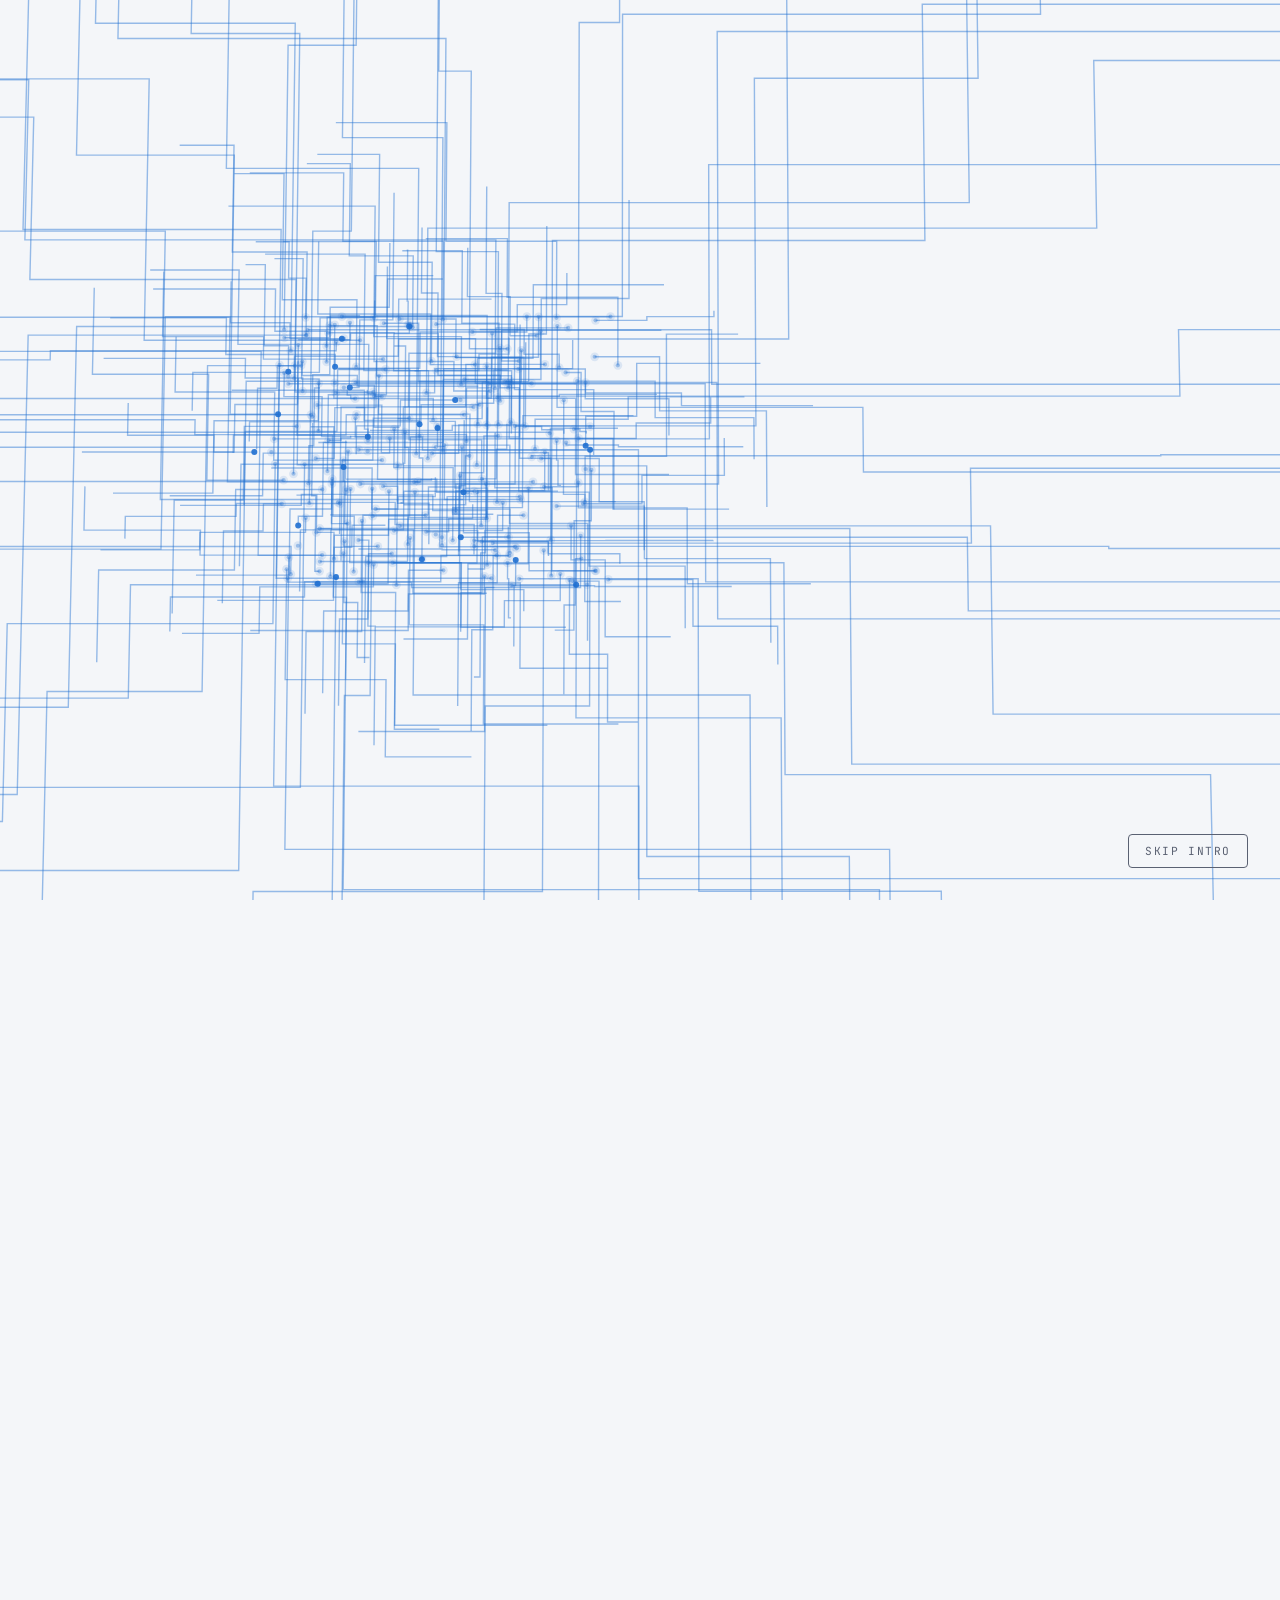
<file: index.html>
<!DOCTYPE html>
<html lang="en">
<head>
  <meta charset="UTF-8">
  <meta name="viewport" content="width=device-width, initial-scale=1.0">
  <title>Hunter Brown — Field Service Engineer</title>
  <script>
    (function () {
      var t = localStorage.getItem('theme');
      if (t !== 'light' && t !== 'dark') {
        t = window.matchMedia('(prefers-color-scheme: light)').matches ? 'light' : 'dark';
      }
      document.documentElement.setAttribute('data-theme', t);
      // Hide the site before first paint when the build intro will play
      // (once per session, never under reduced motion). build3d.js reveals
      // it; the timeout is a failsafe if the module never runs.
      try {
        if (!sessionStorage.getItem('hb-intro-played') &&
            !window.matchMedia('(prefers-reduced-motion: reduce)').matches) {
          document.documentElement.classList.add('intro-pending');
          setTimeout(function () {
            document.documentElement.classList.remove('intro-pending');
          }, 9000);
        }
      } catch (e) { /* storage blocked — just show the site */ }
    })();
  </script>
  <link rel="preload" href="fonts/Inter-latin.woff2" as="font" type="font/woff2" crossorigin>
  <link rel="preload" href="fonts/JetBrainsMono-latin.woff2" as="font" type="font/woff2" crossorigin>
  <link rel="stylesheet" href="fonts/fonts.css">
  <link rel="stylesheet" href="style.css">
  <link rel="icon" href="favicon.svg" type="image/svg+xml">
  <link rel="apple-touch-icon" href="apple-touch-icon.png">
  <link rel="manifest" href="site.webmanifest">
  <meta name="theme-color" content="#0f1115">
  <meta name="description" content="Hunter Brown — Field Service Engineer at Illumina, based in Oakland, CA.">
  <link rel="canonical" href="https://huntersb.com/">
  <meta property="og:title" content="Hunter Brown — Field Service Engineer">
  <meta property="og:description" content="Field Service Engineer at Illumina. Where hardware meets software.">
  <meta property="og:type" content="website">
  <meta property="og:url" content="https://huntersb.com/">
  <meta property="og:image" content="https://huntersb.com/og-image.png">
  <meta property="og:image:width" content="1200">
  <meta property="og:image:height" content="630">
  <meta property="og:image:alt" content="Hunter Brown — Field Service Engineer. Where hardware meets software.">
  <meta name="twitter:card" content="summary_large_image">
  <meta name="twitter:title" content="Hunter Brown — Field Service Engineer">
  <meta name="twitter:description" content="Field Service Engineer at Illumina. Where hardware meets software.">
  <meta name="twitter:image" content="https://huntersb.com/og-image.png">
  <script type="application/ld+json">
  {
    "@context": "https://schema.org",
    "@graph": [
      {
        "@type": "Person",
        "@id": "https://huntersb.com/#person",
        "name": "Hunter Brown",
        "jobTitle": "Field Service Engineer",
        "worksFor": { "@type": "Organization", "name": "Illumina" },
        "email": "mailto:hunterstokes@me.com",
        "telephone": "+1-760-224-0384",
        "address": {
          "@type": "PostalAddress",
          "addressLocality": "Oakland",
          "addressRegion": "CA",
          "addressCountry": "US"
        },
        "url": "https://huntersb.com/",
        "sameAs": [
          "https://github.com/hunterstokes/",
          "https://www.linkedin.com/in/huntersbrown/"
        ]
      },
      {
        "@type": "WebSite",
        "@id": "https://huntersb.com/#website",
        "url": "https://huntersb.com/",
        "name": "Hunter Brown — Field Service Engineer",
        "publisher": { "@id": "https://huntersb.com/#person" }
      }
    ]
  }
  </script>
  <!--
    Privacy-friendly analytics (GoatCounter — no cookies, no consent banner needed):
    1. Create a free account at https://www.goatcounter.com
    2. Replace MYCODE with your site code and uncomment the line below (on every page).
  <script data-goatcounter="https://MYCODE.goatcounter.com/count" async src="https://gc.zgo.at/count.js"></script>
  -->
</head>
<body>

  <a href="#main" class="skip-link">Skip to main content</a>

  <!-- Decorative grid overlay -->
  <div class="grid-overlay" aria-hidden="true"></div>

  <!-- Circuit intro canvas (once per session; intro-boot.js decides) -->
  <div id="build-scene" aria-hidden="true"></div>

  <!-- Cursor spotlight -->
  <div class="cursor-spotlight" aria-hidden="true"></div>

  <!-- Scroll progress -->
  <div class="scroll-progress" aria-hidden="true"></div>

  <!-- Navigation -->
  <nav class="nav" aria-label="Main navigation">
    <div class="nav-inner">
      <div class="nav-logo">HB<span class="accent">.</span></div>
      <ul class="nav-links" id="nav-links">
        <li><a href="#about">About</a></li>
        <li><a href="#experience">Experience</a></li>
        <li><a href="#projects">Projects</a></li>
        <li><a href="#skills">Skills</a></li>
        <li><a href="#contact">Contact</a></li>
        <li><a href="game.html">Play</a></li>
      </ul>
      <div class="nav-actions">
        <button class="theme-toggle" id="theme-toggle" aria-label="Toggle light/dark theme">
          <svg class="icon-moon" viewBox="0 0 24 24" fill="none" stroke="currentColor" stroke-width="2" stroke-linecap="round" stroke-linejoin="round"><path d="M21 12.79A9 9 0 1 1 11.21 3 7 7 0 0 0 21 12.79z"/></svg>
          <svg class="icon-sun" viewBox="0 0 24 24" fill="none" stroke="currentColor" stroke-width="2" stroke-linecap="round" stroke-linejoin="round"><circle cx="12" cy="12" r="5"/><line x1="12" y1="1" x2="12" y2="3"/><line x1="12" y1="21" x2="12" y2="23"/><line x1="4.22" y1="4.22" x2="5.64" y2="5.64"/><line x1="18.36" y1="18.36" x2="19.78" y2="19.78"/><line x1="1" y1="12" x2="3" y2="12"/><line x1="21" y1="12" x2="23" y2="12"/><line x1="4.22" y1="19.78" x2="5.64" y2="18.36"/><line x1="18.36" y1="5.64" x2="19.78" y2="4.22"/></svg>
        </button>
        <button class="nav-burger" id="nav-burger" aria-label="Toggle navigation menu" aria-expanded="false" aria-controls="nav-links">
          <span></span><span></span><span></span>
        </button>
      </div>
    </div>
  </nav>

  <!-- Hero -->
  <header class="hero" id="home">
    <canvas class="hero-canvas" id="hero-canvas" aria-hidden="true"></canvas>
    <div class="hero-inner">
      <div class="hero-content">
        <p class="hero-tag">Field Service Engineer</p>
        <h1 class="hero-name">Hunter<br>Brown<span class="accent">.</span></h1>
        <p class="hero-subtitle"><span id="type-text">Where hardware meets software.</span><span class="type-cursor" aria-hidden="true"></span></p>
        <div class="hero-line" aria-hidden="true"></div>
      </div>
      <div class="hero-badge" aria-hidden="true">
        <span>FSE</span>
      </div>
    </div>
  </header>

  <main id="main">

  <!-- About -->
  <section class="section" id="about" aria-labelledby="about-heading">
    <div class="section-label">
      <span class="label-number">01</span>
      <span class="label-text">About</span>
      <span class="label-line"></span>
    </div>
    <div class="section-content">
      <h2 id="about-heading">The intersection of <span class="accent">hardware</span> &amp; <span class="accent">software</span> is where I thrive.</h2>
      <p>
        I'm a Field Service Engineer at <strong>Illumina</strong>, working at the crossroads of complex instrumentation and the software that drives it. There's nothing more satisfying than diagnosing a system where mechanical precision and code have to work in perfect sync — and making it run.
      </p>
      <p>
        My path here wasn't a straight line. I've been a butcher, a sushi chef, and a web developer. Each role sharpened a different edge — precision, craftsmanship, problem-solving — and all of them feed into the engineer I am today.
      </p>
      <p>
        When I'm not in the field, you'll find me tinkering with new PC builds, surfing, fishing, or cooking something worth eating.
      </p>
    </div>
  </section>

  <!-- Experience -->
  <section class="section" id="experience">
    <div class="section-label">
      <span class="label-number">02</span>
      <span class="label-text">Experience</span>
      <span class="label-line"></span>
    </div>
    <div class="section-content">
      <h2 class="visually-hidden">Work experience</h2>
      <div class="timeline">
        <div class="timeline-item">
          <div class="timeline-marker"></div>
          <div class="timeline-card">
            <span class="timeline-date">Present</span>
            <h3>Field Service Engineer</h3>
            <p class="timeline-company">Illumina</p>
            <p>Servicing and maintaining advanced genomic sequencing instrumentation. Bridging hardware diagnostics with software troubleshooting to keep critical systems running.</p>
          </div>
        </div>
        <div class="timeline-item">
          <div class="timeline-marker"></div>
          <div class="timeline-card">
            <span class="timeline-date">Previously</span>
            <h3>Field Service Engineer</h3>
            <p class="timeline-company">IQVIA</p>
            <p>Serviced and maintained laboratory instrumentation, building hands-on expertise in hardware diagnostics and technical troubleshooting.</p>
          </div>
        </div>
        <div class="timeline-item">
          <div class="timeline-marker"></div>
          <div class="timeline-card">
            <span class="timeline-date">Earlier</span>
            <h3>Sushi Chef</h3>
            <p class="timeline-company"></p>
            <p>Honed precision, creativity, and an eye for presentation — turning fresh ingredients into something worth savoring.</p>
          </div>
        </div>
        <div class="timeline-item">
          <div class="timeline-marker"></div>
          <div class="timeline-card">
            <span class="timeline-date">Earlier</span>
            <h3>Butcher</h3>
            <p class="timeline-company"></p>
            <p>Developed discipline, consistency, and meticulous attention to detail — craftsmanship rooted in a deep passion for food.</p>
          </div>
        </div>
      </div>
    </div>
  </section>

  <!-- Projects / Links -->
  <section class="section" id="projects">
    <div class="section-label">
      <span class="label-number">03</span>
      <span class="label-text">Projects &amp; Links</span>
      <span class="label-line"></span>
    </div>
    <div class="section-content">
      <h2 class="visually-hidden">Projects and links</h2>
      <div class="projects-grid">

        <a href="https://freightrecon.com" target="_blank" rel="noopener" class="project-card">
          <div class="project-icon">
            <svg viewBox="0 0 24 24" fill="none" stroke="currentColor" stroke-width="2" stroke-linecap="round" stroke-linejoin="round"><circle cx="12" cy="5" r="3"/><line x1="12" y1="22" x2="12" y2="8"/><path d="M5 12H2a10 10 0 0 0 20 0h-3"/></svg>
          </div>
          <h3>FreightRecon</h3>
          <p>AI-powered logistics disruption intelligence. Real-time risk scoring, alternative routing, and compliance checks for global freight.</p>
          <span class="project-link">freightrecon.com &rarr;</span>
        </a>

        <a href="game.html" class="project-card">
          <div class="project-icon">
            <svg viewBox="0 0 24 24" fill="none" stroke="currentColor" stroke-width="2" stroke-linecap="round" stroke-linejoin="round"><line x1="6" y1="11" x2="10" y2="11"/><line x1="8" y1="9" x2="8" y2="13"/><line x1="15" y1="12" x2="15.01" y2="12"/><line x1="18" y1="10" x2="18.01" y2="10"/><path d="M17.32 5H6.68a4 4 0 0 0-3.978 3.59c-.006.052-.01.101-.017.152C2.604 9.416 2 14.456 2 16a3 3 0 0 0 3 3c1 0 1.5-.5 2-1l1.414-1.414A2 2 0 0 1 9.828 16h4.344a2 2 0 0 1 1.414.586L17 18c.5.5 1 1 2 1a3 3 0 0 0 3-3c0-1.545-.604-6.584-.685-7.258-.007-.05-.011-.1-.017-.151A4 4 0 0 0 17.32 5z"/></svg>
          </div>
          <h3>Field Defender</h3>
          <p>An arcade asteroids game built for this site. Pilot the ship, clear the field, chase the high score.</p>
          <span class="project-link">Play now &rarr;</span>
        </a>

        <a href="builds.html" class="project-card">
          <div class="project-icon">
            <svg viewBox="0 0 24 24" fill="none" stroke="currentColor" stroke-width="2" stroke-linecap="round" stroke-linejoin="round"><rect x="4" y="4" width="16" height="16" rx="2"/><rect x="9" y="9" width="6" height="6"/><line x1="9" y1="1" x2="9" y2="4"/><line x1="15" y1="1" x2="15" y2="4"/><line x1="9" y1="20" x2="9" y2="23"/><line x1="15" y1="20" x2="15" y2="23"/><line x1="20" y1="9" x2="23" y2="9"/><line x1="20" y1="14" x2="23" y2="14"/><line x1="1" y1="9" x2="4" y2="9"/><line x1="1" y1="14" x2="4" y2="14"/></svg>
          </div>
          <h3>PC Builds</h3>
          <p>Custom rigs, benchmarks, and build logs.</p>
          <span class="project-link">View builds &rarr;</span>
        </a>

        <a href="https://github.com/hunterstokes/" target="_blank" rel="noopener" class="project-card">
          <div class="project-icon">
            <svg viewBox="0 0 24 24" fill="currentColor"><path d="M12 .5C5.65.5.5 5.65.5 12c0 5.08 3.29 9.39 7.86 10.91.58.11.79-.25.79-.55 0-.27-.01-1.17-.02-2.12-3.2.69-3.87-1.36-3.87-1.36-.52-1.33-1.28-1.68-1.28-1.68-1.04-.71.08-.7.08-.7 1.15.08 1.76 1.18 1.76 1.18 1.03 1.76 2.69 1.25 3.34.96.1-.74.4-1.25.73-1.54-2.55-.29-5.23-1.28-5.23-5.68 0-1.26.45-2.28 1.18-3.09-.12-.29-.51-1.46.11-3.05 0 0 .96-.31 3.16 1.18a11 11 0 0 1 5.76 0c2.19-1.49 3.15-1.18 3.15-1.18.63 1.59.23 2.76.12 3.05.74.81 1.18 1.83 1.18 3.09 0 4.42-2.69 5.39-5.25 5.67.41.36.78 1.06.78 2.14 0 1.54-.01 2.79-.01 3.17 0 .31.21.67.8.55A11.5 11.5 0 0 0 23.5 12C23.5 5.65 18.35.5 12 .5z"/></svg>
          </div>
          <h3>GitHub</h3>
          <p>Code, configs, and side projects.</p>
          <span class="project-link">hunterstokes &rarr;</span>
        </a>

        <a href="https://www.linkedin.com/in/huntersbrown/" target="_blank" rel="noopener" class="project-card">
          <div class="project-icon">
            <svg viewBox="0 0 24 24" fill="currentColor"><path d="M20.45 20.45h-3.55v-5.57c0-1.33-.03-3.04-1.85-3.04-1.86 0-2.14 1.45-2.14 2.94v5.67H9.35V9h3.41v1.56h.05c.48-.9 1.64-1.85 3.37-1.85 3.6 0 4.27 2.37 4.27 5.46v6.28zM5.34 7.43a2.06 2.06 0 1 1 0-4.12 2.06 2.06 0 0 1 0 4.12zM7.12 20.45H3.56V9h3.56v11.45z"/></svg>
          </div>
          <h3>LinkedIn</h3>
          <p>Professional profile and network.</p>
          <span class="project-link">huntersbrown &rarr;</span>
        </a>

        <a href="#" class="project-card">
          <div class="project-icon">
            <svg viewBox="0 0 24 24" fill="none" stroke="currentColor" stroke-width="2" stroke-linecap="round" stroke-linejoin="round"><line x1="12" y1="5" x2="12" y2="19"/><line x1="5" y1="12" x2="19" y2="12"/></svg>
          </div>
          <h3>More Coming</h3>
          <p>Additional projects and links will live here.</p>
          <span class="project-link">Stay tuned &rarr;</span>
        </a>

      </div>
    </div>
  </section>

  <!-- Skills & Training -->
  <section class="section" id="skills">
    <div class="section-label">
      <span class="label-number">04</span>
      <span class="label-text">Skills &amp; Training</span>
      <span class="label-line"></span>
    </div>
    <div class="section-content">
      <h2 class="visually-hidden">Skills and training</h2>
      <div class="skills-groups">
        <div class="skills-group">
          <h3>Instrumentation &amp; Hardware</h3>
          <ul class="skills-tags">
            <li>Hardware Diagnostics</li>
            <li>Instrumentation</li>
            <li>Fluidics Systems</li>
            <li>Electrical Systems</li>
            <li>Preventive Maintenance</li>
            <li>PC Building</li>
          </ul>
        </div>
        <div class="skills-group">
          <h3>Software &amp; Systems</h3>
          <ul class="skills-tags">
            <li>Software Troubleshooting</li>
            <li>JavaScript</li>
            <li>SQL</li>
            <li>Linux</li>
            <li>Networking</li>
            <li>Git / GitHub</li>
          </ul>
        </div>
        <div class="skills-group">
          <h3>Professional</h3>
          <ul class="skills-tags">
            <li>Complex Problem Solving</li>
            <li>Customer Relationships</li>
            <li>Clear Communication</li>
            <li>Documentation</li>
            <li>Attention to Detail</li>
          </ul>
        </div>
      </div>
      <div class="training-grid">
        <div class="training-card">
          <span class="training-date">2018</span>
          <h3>LEARN Academy</h3>
          <p>Full-stack web development — JavaScript, React, Ruby on Rails, PostgreSQL.</p>
        </div>
        <div class="training-card">
          <span class="training-date">2014 — 2017</span>
          <h3>University of Oregon</h3>
          <p>Statistics, Economics, Mathematics, Business Administration.</p>
        </div>
      </div>
    </div>
  </section>

  <!-- Now -->
  <section class="section" id="now">
    <div class="section-label">
      <span class="label-number">05</span>
      <span class="label-text">Now</span>
      <span class="label-line"></span>
    </div>
    <div class="section-content">
      <h2 class="visually-hidden">What I'm up to now</h2>
      <!-- Update this section freely — it's meant to stay current. -->
      <div class="now-grid">
        <div class="now-card">
          <h3>Learning</h3>
          <p>Going deeper on genomic sequencing platforms — fluidics, optics, and the software that orchestrates them.</p>
        </div>
        <div class="now-card">
          <h3>Building</h3>
          <p>This site (vanilla HTML/CSS/JS), <a href="game.html">Field Defender</a>, and planning the next PC build.</p>
        </div>
        <div class="now-card">
          <h3>Off the clock</h3>
          <p>Surfing, fishing, and cooking something worth eating.</p>
        </div>
      </div>
      <p class="now-updated">Updated June 2026</p>
    </div>
  </section>

  <!-- Contact -->
  <section class="section" id="contact">
    <div class="section-label">
      <span class="label-number">06</span>
      <span class="label-text">Contact</span>
      <span class="label-line"></span>
    </div>
    <div class="section-content contact-content">
      <h2>Let's connect<span class="accent">.</span></h2>
      <div class="contact-grid">
        <div class="contact-item">
          <span class="contact-label">Email</span>
          <a href="mailto:hunterstokes@me.com">hunterstokes@me.com</a>
        </div>
        <div class="contact-item">
          <span class="contact-label">Phone</span>
          <a href="tel:+17602240384">(760) 224-0384</a>
        </div>
        <div class="contact-item">
          <span class="contact-label">Resume</span>
          <a href="resume.html" target="_blank">View Resume &rarr;</a>
        </div>
        <div class="contact-item">
          <span class="contact-label">Location</span>
          <span>Oakland, California</span>
        </div>
      </div>

      <!--
        Contact form: replace YOUR_FORM_ID in the action below with your
        Formspree form ID (https://formspree.io) to enable direct sending.
        Until then, submissions open the visitor's email app instead.
      -->
      <form class="contact-form" id="contact-form" action="https://formspree.io/f/YOUR_FORM_ID" method="POST">
        <h3 class="contact-form-title">Send a message</h3>
        <div class="form-row">
          <div class="form-field">
            <label for="cf-name">Name</label>
            <input type="text" id="cf-name" name="name" autocomplete="name" required>
          </div>
          <div class="form-field">
            <label for="cf-email">Email</label>
            <input type="email" id="cf-email" name="email" autocomplete="email" required>
          </div>
        </div>
        <div class="form-field">
          <label for="cf-message">Message</label>
          <textarea id="cf-message" name="message" required></textarea>
        </div>
        <button type="submit" class="form-submit">Send Message</button>
        <p class="form-status" id="form-status" role="status" aria-live="polite"></p>
      </form>
    </div>
  </section>

  </main>

  <!-- Footer -->
  <footer class="footer">
    <div class="footer-content">
      <div class="footer-top">
        <div class="footer-brand">
          <span class="nav-logo">HB<span class="accent">.</span></span>
          <p class="footer-tagline">Field Service Engineer at Illumina, working where hardware meets software.</p>
        </div>
        <nav class="footer-nav" aria-label="Footer navigation">
          <h3>Explore</h3>
          <ul>
            <li><a href="#about">About</a></li>
            <li><a href="#experience">Experience</a></li>
            <li><a href="#projects">Projects</a></li>
            <li><a href="#skills">Skills</a></li>
            <li><a href="#now">Now</a></li>
            <li><a href="builds.html">PC Builds</a></li>
            <li><a href="guide.html">Build Guide</a></li>
            <li><a href="game.html">Field Defender</a></li>
            <li><a href="resume.html">Resume</a></li>
          </ul>
        </nav>
        <div class="footer-social">
          <h3>Connect</h3>
          <div class="footer-social-links">
            <a href="https://github.com/hunterstokes/" target="_blank" rel="noopener" aria-label="GitHub profile">
              <svg viewBox="0 0 24 24" fill="currentColor" aria-hidden="true"><path d="M12 .5C5.65.5.5 5.65.5 12c0 5.08 3.29 9.39 7.86 10.91.58.11.79-.25.79-.55 0-.27-.01-1.17-.02-2.12-3.2.69-3.87-1.36-3.87-1.36-.52-1.33-1.28-1.68-1.28-1.68-1.04-.71.08-.7.08-.7 1.15.08 1.76 1.18 1.76 1.18 1.03 1.76 2.69 1.25 3.34.96.1-.74.4-1.25.73-1.54-2.55-.29-5.23-1.28-5.23-5.68 0-1.26.45-2.28 1.18-3.09-.12-.29-.51-1.46.11-3.05 0 0 .96-.31 3.16 1.18a11 11 0 0 1 5.76 0c2.19-1.49 3.15-1.18 3.15-1.18.63 1.59.23 2.76.12 3.05.74.81 1.18 1.83 1.18 3.09 0 4.42-2.69 5.39-5.25 5.67.41.36.78 1.06.78 2.14 0 1.54-.01 2.79-.01 3.17 0 .31.21.67.8.55A11.5 11.5 0 0 0 23.5 12C23.5 5.65 18.35.5 12 .5z"/></svg>
            </a>
            <a href="https://www.linkedin.com/in/huntersbrown/" target="_blank" rel="noopener" aria-label="LinkedIn profile">
              <svg viewBox="0 0 24 24" fill="currentColor" aria-hidden="true"><path d="M20.45 20.45h-3.55v-5.57c0-1.33-.03-3.04-1.85-3.04-1.86 0-2.14 1.45-2.14 2.94v5.67H9.35V9h3.41v1.56h.05c.48-.9 1.64-1.85 3.37-1.85 3.6 0 4.27 2.37 4.27 5.46v6.28zM5.34 7.43a2.06 2.06 0 1 1 0-4.12 2.06 2.06 0 0 1 0 4.12zM7.12 20.45H3.56V9h3.56v11.45z"/></svg>
            </a>
            <a href="mailto:hunterstokes@me.com" aria-label="Send an email">
              <svg viewBox="0 0 24 24" fill="none" stroke="currentColor" stroke-width="2" stroke-linecap="round" stroke-linejoin="round" aria-hidden="true"><rect x="2" y="4" width="20" height="16" rx="2"/><path d="m22 7-10 6L2 7"/></svg>
            </a>
          </div>
        </div>
      </div>
      <div class="footer-bottom">
        <span class="footer-copy">&copy; 2026 Hunter Brown</span>
        <button class="footer-replay" id="replay-intro" type="button">&#9654; Replay intro</button>
        <span class="footer-built">Built with vanilla HTML / CSS / JS</span>
      </div>
    </div>
  </footer>

  <!-- Back to top -->
  <button class="back-to-top" id="back-to-top" aria-label="Back to top">
    <svg viewBox="0 0 24 24" fill="none" stroke="currentColor" stroke-width="2" stroke-linecap="round" stroke-linejoin="round"><line x1="12" y1="19" x2="12" y2="5"/><polyline points="5 12 12 5 19 12"/></svg>
  </button>

  <script src="script.js"></script>
  <script type="module" src="intro-boot.js"></script>
</body>
</html>
</file>
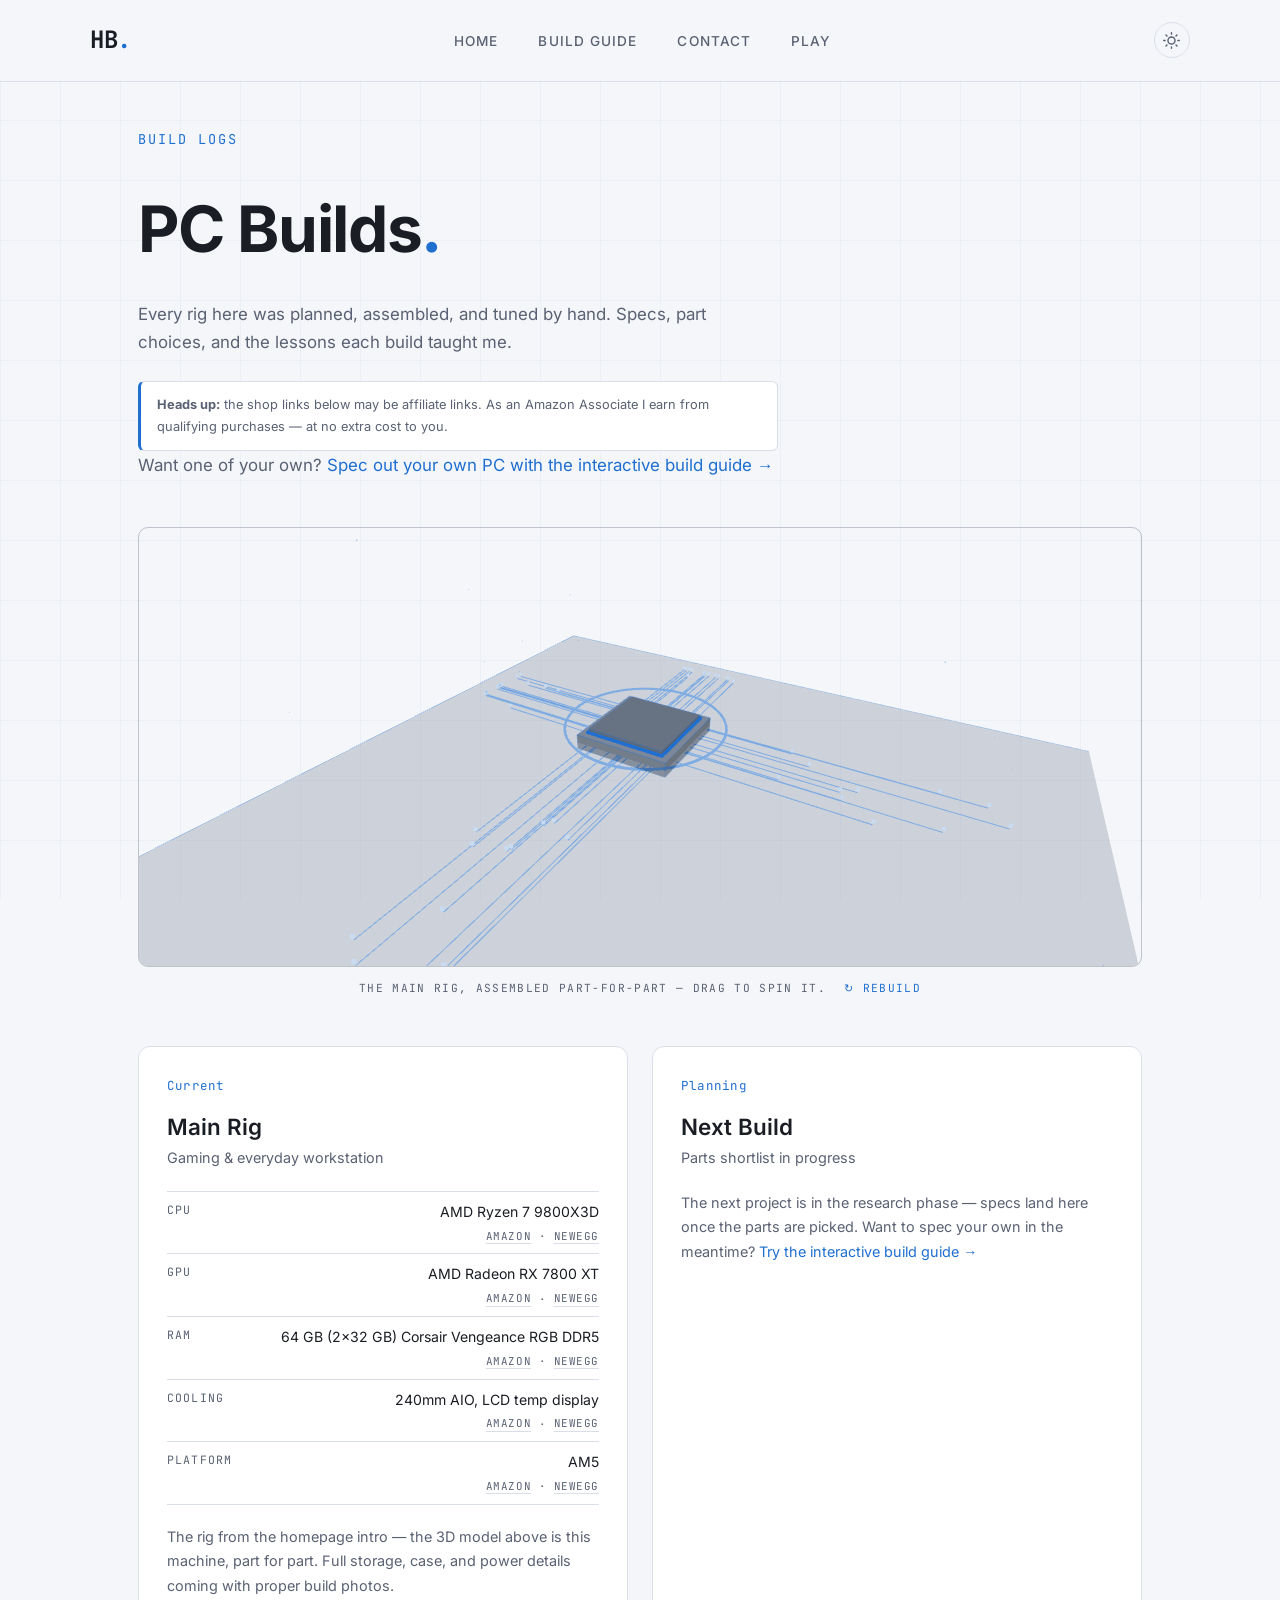
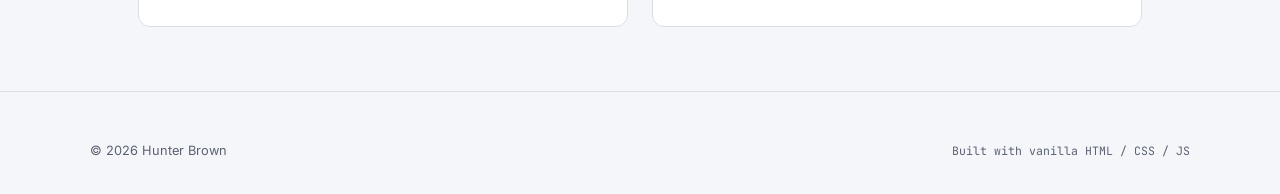
<file: builds.html>
<!DOCTYPE html>
<html lang="en">
<head>
  <meta charset="UTF-8">
  <meta name="viewport" content="width=device-width, initial-scale=1.0">
  <title>PC Builds — Hunter Brown</title>
  <script>
    (function () {
      var t = localStorage.getItem('theme');
      if (t !== 'light' && t !== 'dark') {
        t = window.matchMedia('(prefers-color-scheme: light)').matches ? 'light' : 'dark';
      }
      document.documentElement.setAttribute('data-theme', t);
    })();
  </script>
  <link rel="preload" href="fonts/Inter-latin.woff2" as="font" type="font/woff2" crossorigin>
  <link rel="preload" href="fonts/JetBrainsMono-latin.woff2" as="font" type="font/woff2" crossorigin>
  <link rel="stylesheet" href="fonts/fonts.css">
  <link rel="stylesheet" href="style.css">
  <link rel="icon" href="favicon.svg" type="image/svg+xml">
  <link rel="apple-touch-icon" href="apple-touch-icon.png">
  <link rel="manifest" href="site.webmanifest">
  <meta name="theme-color" content="#0f1115">
  <meta name="description" content="Custom PC builds by Hunter Brown — specs, build notes, and lessons learned from each rig.">
  <link rel="canonical" href="https://huntersb.com/builds.html">
  <meta property="og:title" content="PC Builds — Hunter Brown">
  <meta property="og:description" content="Custom rigs, specs, and build notes.">
  <meta property="og:type" content="website">
  <meta property="og:url" content="https://huntersb.com/builds.html">
  <meta property="og:image" content="https://huntersb.com/og-image.png">
  <meta name="twitter:card" content="summary_large_image">
  <!--
    Privacy-friendly analytics (GoatCounter — no cookies, no consent banner needed):
    1. Create a free account at https://www.goatcounter.com
    2. Replace MYCODE with your site code and uncomment the line below (on every page).
  <script data-goatcounter="https://MYCODE.goatcounter.com/count" async src="https://gc.zgo.at/count.js"></script>
  -->
</head>
<body>

  <a href="#main" class="skip-link">Skip to main content</a>

  <!-- Decorative grid overlay -->
  <div class="grid-overlay" aria-hidden="true"></div>

  <!-- Cursor spotlight -->
  <div class="cursor-spotlight" aria-hidden="true"></div>

  <!-- Navigation -->
  <nav class="nav" aria-label="Main navigation">
    <div class="nav-inner">
      <a href="index.html" class="nav-logo" style="color: inherit;">HB<span class="accent">.</span></a>
      <ul class="nav-links" id="nav-links">
        <li><a href="index.html">Home</a></li>
        <li><a href="guide.html">Build Guide</a></li>
        <li><a href="index.html#contact">Contact</a></li>
        <li><a href="game.html">Play</a></li>
      </ul>
      <div class="nav-actions">
        <button class="theme-toggle" id="theme-toggle" aria-label="Toggle light/dark theme">
          <svg class="icon-moon" viewBox="0 0 24 24" fill="none" stroke="currentColor" stroke-width="2" stroke-linecap="round" stroke-linejoin="round"><path d="M21 12.79A9 9 0 1 1 11.21 3 7 7 0 0 0 21 12.79z"/></svg>
          <svg class="icon-sun" viewBox="0 0 24 24" fill="none" stroke="currentColor" stroke-width="2" stroke-linecap="round" stroke-linejoin="round"><circle cx="12" cy="12" r="5"/><line x1="12" y1="1" x2="12" y2="3"/><line x1="12" y1="21" x2="12" y2="23"/><line x1="4.22" y1="4.22" x2="5.64" y2="5.64"/><line x1="18.36" y1="18.36" x2="19.78" y2="19.78"/><line x1="1" y1="12" x2="3" y2="12"/><line x1="21" y1="12" x2="23" y2="12"/><line x1="4.22" y1="19.78" x2="5.64" y2="18.36"/><line x1="18.36" y1="5.64" x2="19.78" y2="4.22"/></svg>
        </button>
        <button class="nav-burger" id="nav-burger" aria-label="Toggle navigation menu" aria-expanded="false" aria-controls="nav-links">
          <span></span><span></span><span></span>
        </button>
      </div>
    </div>
  </nav>

  <main class="builds-main" id="main">
    <header class="builds-header">
      <p class="hero-tag">Build Logs</p>
      <h1>PC Builds<span class="accent">.</span></h1>
      <p class="builds-intro">
        Every rig here was planned, assembled, and tuned by hand. Specs, part choices, and the lessons each build taught me.
      </p>
      <!--
        FTC affiliate disclosure — required by US law when affiliate links earn
        commissions. Keep it visible on any page with affiliate links. Amazon
        Associates additionally requires this exact "As an Amazon Associate…"
        sentence once you're enrolled.
      -->
      <p class="builds-disclosure">
        <strong>Heads up:</strong> the shop links below may be affiliate links.
        As an Amazon Associate I earn from qualifying purchases — at no extra
        cost to you.
      </p>
      <p class="builds-intro">
        Want one of your own? <a href="guide.html">Spec out your own PC with the interactive build guide &rarr;</a>
      </p>
    </header>

    <!-- Interactive 3D model of the main rig (same model as the homepage intro) -->
    <section class="tower-viewer-wrap" aria-label="Interactive 3D model of the main rig">
      <div id="tower-viewer" role="img" aria-label="3D model of the main rig: a glass-paneled tower with an AIO cooler, RGB RAM, and a dual-fan graphics card">
        <p class="tower-fallback">The interactive 3D model needs WebGL &mdash; full specs are below.</p>
      </div>
      <p class="tower-hint">The main rig, assembled part-for-part &mdash; drag to spin it.
        <button class="tower-rebuild" id="tower-rebuild" type="button" hidden>&#8635; Rebuild</button></p>
    </section>

    <div class="builds-grid">

      <article class="build-card">
        <div class="build-card-top">
          <span class="build-date">Current</span>
        </div>
        <h2>Main Rig</h2>
        <p class="build-purpose">Gaming &amp; everyday workstation</p>
        <dl class="build-specs">
          <div><dt>CPU</dt><dd>AMD Ryzen 7 9800X3D</dd></div>
          <div><dt>GPU</dt><dd>AMD Radeon RX 7800 XT</dd></div>
          <div><dt>RAM</dt><dd>64 GB (2&times;32 GB) Corsair Vengeance RGB DDR5</dd></div>
          <div><dt>Cooling</dt><dd>240mm AIO, LCD temp display</dd></div>
          <div><dt>Platform</dt><dd>AM5</dd></div>
        </dl>
        <p class="build-notes">
          The rig from the homepage intro &mdash; the 3D model above is this machine,
          part for part. Full storage, case, and power details coming with proper
          build photos.
        </p>
      </article>

      <article class="build-card">
        <div class="build-card-top">
          <span class="build-date">Planning</span>
        </div>
        <h2>Next Build</h2>
        <p class="build-purpose">Parts shortlist in progress</p>
        <p class="build-notes">
          The next project is in the research phase &mdash; specs land here once
          the parts are picked. Want to spec your own in the meantime?
          <a href="guide.html">Try the interactive build guide &rarr;</a>
        </p>
      </article>

    </div>
  </main>

  <!-- Footer -->
  <footer class="footer">
    <div class="footer-content">
      <div class="footer-bottom">
        <span class="footer-copy">&copy; 2026 Hunter Brown</span>
        <span class="footer-built">Built with vanilla HTML / CSS / JS</span>
      </div>
    </div>
  </footer>

  <script src="script.js"></script>
  <script type="module" src="tower-boot.js"></script>
</body>
</html>
</file>
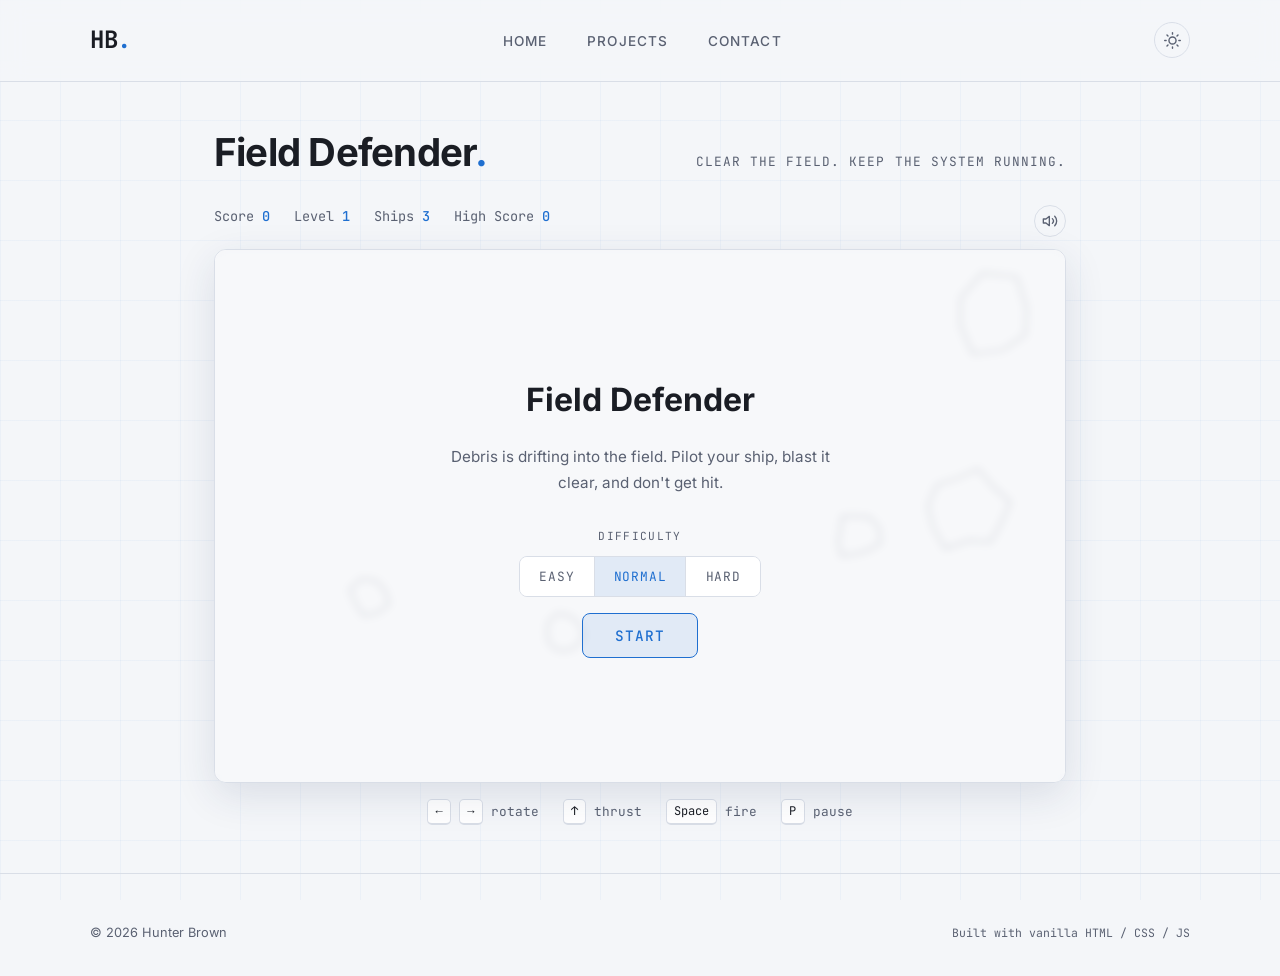
<file: game.html>
<!DOCTYPE html>
<html lang="en">
<head>
  <meta charset="UTF-8">
  <meta name="viewport" content="width=device-width, initial-scale=1.0">
  <title>Field Defender — Hunter Brown</title>
  <script>
    (function () {
      var t = localStorage.getItem('theme');
      if (t !== 'light' && t !== 'dark') {
        t = window.matchMedia('(prefers-color-scheme: light)').matches ? 'light' : 'dark';
      }
      document.documentElement.setAttribute('data-theme', t);
    })();
  </script>
  <link rel="preload" href="fonts/Inter-latin.woff2" as="font" type="font/woff2" crossorigin>
  <link rel="preload" href="fonts/JetBrainsMono-latin.woff2" as="font" type="font/woff2" crossorigin>
  <link rel="stylesheet" href="fonts/fonts.css">
  <link rel="stylesheet" href="style.css">
  <link rel="icon" href="favicon.svg" type="image/svg+xml">
  <link rel="apple-touch-icon" href="apple-touch-icon.png">
  <link rel="manifest" href="site.webmanifest">
  <meta name="theme-color" content="#0f1115">
  <meta name="description" content="Field Defender — a browser arcade game by Hunter Brown. Pilot the ship, clear the asteroid field, chase the high score.">
  <link rel="canonical" href="https://huntersb.com/game.html">
  <meta property="og:title" content="Field Defender — a browser arcade game">
  <meta property="og:description" content="Pilot the ship, clear the asteroid field, chase the high score. Built in vanilla JavaScript by Hunter Brown.">
  <meta property="og:type" content="website">
  <meta property="og:url" content="https://huntersb.com/game.html">
  <meta property="og:image" content="https://huntersb.com/og-image.png">
  <meta name="twitter:card" content="summary_large_image">
  <meta name="twitter:title" content="Field Defender — a browser arcade game">
  <meta name="twitter:description" content="Pilot the ship, clear the asteroid field, chase the high score. Built in vanilla JavaScript by Hunter Brown.">
  <meta name="twitter:image" content="https://huntersb.com/og-image.png">
  <!--
    Privacy-friendly analytics (GoatCounter — no cookies, no consent banner needed):
    1. Create a free account at https://www.goatcounter.com
    2. Replace MYCODE with your site code and uncomment the line below (on every page).
  <script data-goatcounter="https://MYCODE.goatcounter.com/count" async src="https://gc.zgo.at/count.js"></script>
  -->
</head>
<body>

  <a href="#main" class="skip-link">Skip to main content</a>

  <!-- Decorative grid overlay -->
  <div class="grid-overlay" aria-hidden="true"></div>

  <!-- Cursor spotlight -->
  <div class="cursor-spotlight" aria-hidden="true"></div>

  <!-- Navigation -->
  <nav class="nav" aria-label="Main navigation">
    <div class="nav-inner">
      <a href="index.html" class="nav-logo" style="color: inherit;">HB<span class="accent">.</span></a>
      <ul class="nav-links" id="nav-links">
        <li><a href="index.html">Home</a></li>
        <li><a href="index.html#projects">Projects</a></li>
        <li><a href="index.html#contact">Contact</a></li>
      </ul>
      <div class="nav-actions">
        <button class="theme-toggle" id="theme-toggle" aria-label="Toggle light/dark theme">
          <svg class="icon-moon" viewBox="0 0 24 24" fill="none" stroke="currentColor" stroke-width="2" stroke-linecap="round" stroke-linejoin="round"><path d="M21 12.79A9 9 0 1 1 11.21 3 7 7 0 0 0 21 12.79z"/></svg>
          <svg class="icon-sun" viewBox="0 0 24 24" fill="none" stroke="currentColor" stroke-width="2" stroke-linecap="round" stroke-linejoin="round"><circle cx="12" cy="12" r="5"/><line x1="12" y1="1" x2="12" y2="3"/><line x1="12" y1="21" x2="12" y2="23"/><line x1="4.22" y1="4.22" x2="5.64" y2="5.64"/><line x1="18.36" y1="18.36" x2="19.78" y2="19.78"/><line x1="1" y1="12" x2="3" y2="12"/><line x1="21" y1="12" x2="23" y2="12"/><line x1="4.22" y1="19.78" x2="5.64" y2="18.36"/><line x1="18.36" y1="5.64" x2="19.78" y2="4.22"/></svg>
        </button>
        <button class="nav-burger" id="nav-burger" aria-label="Toggle navigation menu" aria-expanded="false" aria-controls="nav-links">
          <span></span><span></span><span></span>
        </button>
      </div>
    </div>
  </nav>

  <main class="game-main" id="main">
    <div class="game-header">
      <h1>Field Defender<span class="accent">.</span></h1>
      <span class="game-tagline">Clear the field. Keep the system running.</span>
    </div>

    <div class="game-hud">
      <span>Score <strong id="hud-score">0</strong></span>
      <span>Level <strong id="hud-level">1</strong></span>
      <span>Ships <strong id="hud-lives">3</strong></span>
      <span>High Score <strong id="hud-high">0</strong></span>
      <button class="mute-toggle" id="mute-toggle" aria-label="Mute sound effects" aria-pressed="false">
        <svg class="icon-vol-on" viewBox="0 0 24 24" fill="none" stroke="currentColor" stroke-width="2" stroke-linecap="round" stroke-linejoin="round" aria-hidden="true"><polygon points="11 5 6 9 2 9 2 15 6 15 11 19 11 5"/><path d="M15.54 8.46a5 5 0 0 1 0 7.07"/><path d="M19.07 4.93a10 10 0 0 1 0 14.14"/></svg>
        <svg class="icon-vol-off" viewBox="0 0 24 24" fill="none" stroke="currentColor" stroke-width="2" stroke-linecap="round" stroke-linejoin="round" aria-hidden="true"><polygon points="11 5 6 9 2 9 2 15 6 15 11 19 11 5"/><line x1="23" y1="9" x2="17" y2="15"/><line x1="17" y1="9" x2="23" y2="15"/></svg>
      </button>
    </div>

    <div class="game-frame">
      <canvas id="game-canvas" role="img" aria-label="Field Defender game area: an arcade space field with your ship, bullets, and drifting asteroids"></canvas>
      <div class="game-overlay" id="game-overlay">
        <h2 id="overlay-title">Field Defender</h2>
        <p id="overlay-text">Debris is drifting into the field. Pilot your ship, blast it clear, and don't get hit.</p>
        <p class="overlay-score" id="overlay-score"></p>
        <fieldset class="difficulty" id="difficulty-picker">
          <legend>Difficulty</legend>
          <div class="difficulty-options">
            <input type="radio" name="difficulty" id="diff-easy" value="easy">
            <label for="diff-easy">Easy</label>
            <input type="radio" name="difficulty" id="diff-normal" value="normal" checked>
            <label for="diff-normal">Normal</label>
            <input type="radio" name="difficulty" id="diff-hard" value="hard">
            <label for="diff-hard">Hard</label>
          </div>
        </fieldset>
        <form class="initials-form hidden" id="initials-form">
          <label for="initials-input">New top score! Enter your initials</label>
          <div class="initials-row">
            <input type="text" id="initials-input" maxlength="3" pattern="[A-Za-z0-9]{1,3}" autocomplete="off" spellcheck="false" required>
            <button type="submit" class="game-btn">Save</button>
          </div>
        </form>
        <ol class="leaderboard hidden" id="leaderboard" aria-label="Top five scores"></ol>
        <button class="game-btn" id="overlay-btn">Start</button>
      </div>
    </div>

    <p class="game-help">
      <kbd>&larr;</kbd> <kbd>&rarr;</kbd> rotate &nbsp; <kbd>&uarr;</kbd> thrust &nbsp; <kbd>Space</kbd> fire &nbsp; <kbd>P</kbd> pause
    </p>

    <div class="touch-controls" role="group" aria-label="Touch game controls">
      <div class="touch-group">
        <button class="touch-btn" data-action="left" aria-label="Rotate left">&#10554;</button>
        <button class="touch-btn" data-action="right" aria-label="Rotate right">&#10555;</button>
      </div>
      <div class="touch-group">
        <button class="touch-btn" data-action="thrust" aria-label="Thrust">&#9650;</button>
        <button class="touch-btn" data-action="fire" aria-label="Fire">&#9679;</button>
      </div>
    </div>
  </main>

  <!-- Footer -->
  <footer class="footer">
    <div class="footer-content">
      <div class="footer-bottom">
        <span class="footer-copy">&copy; 2026 Hunter Brown</span>
        <span class="footer-built">Built with vanilla HTML / CSS / JS</span>
      </div>
    </div>
  </footer>

  <script src="script.js"></script>
  <script src="game.js"></script>
</body>
</html>
</file>
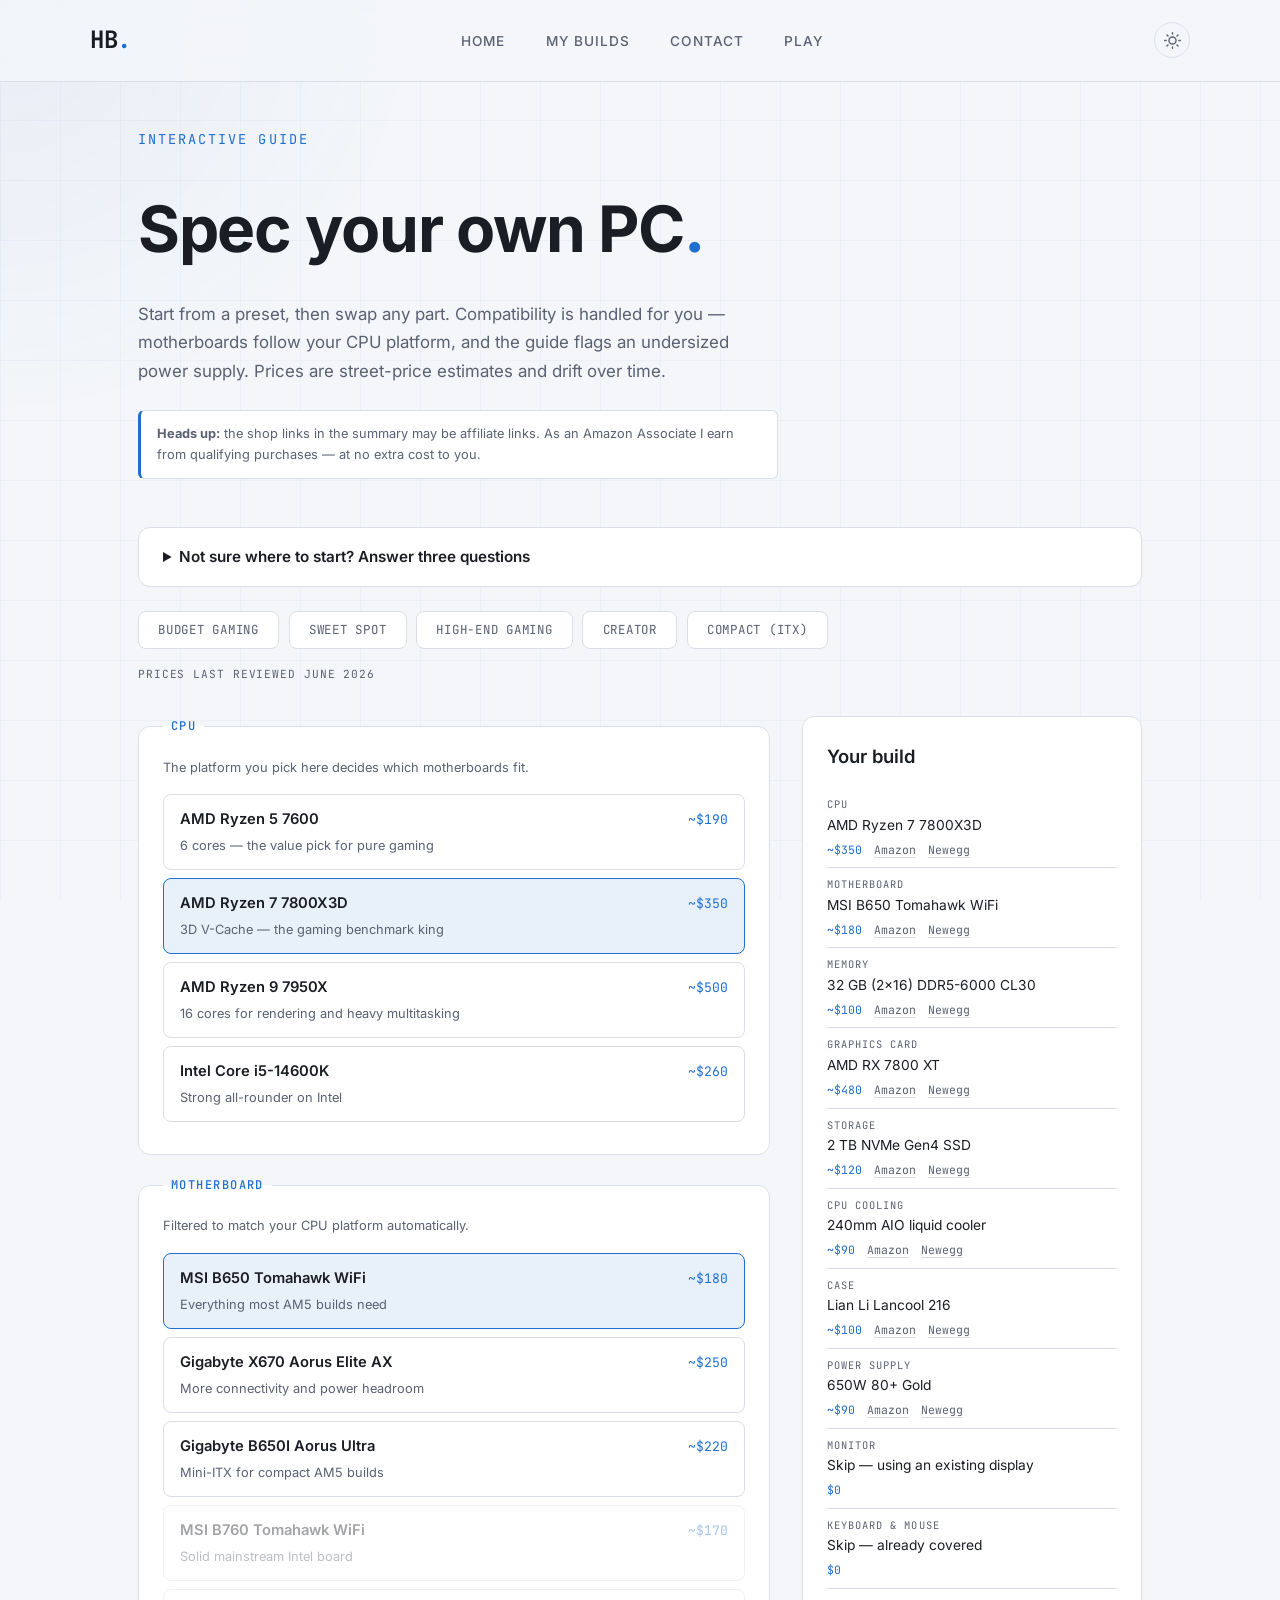
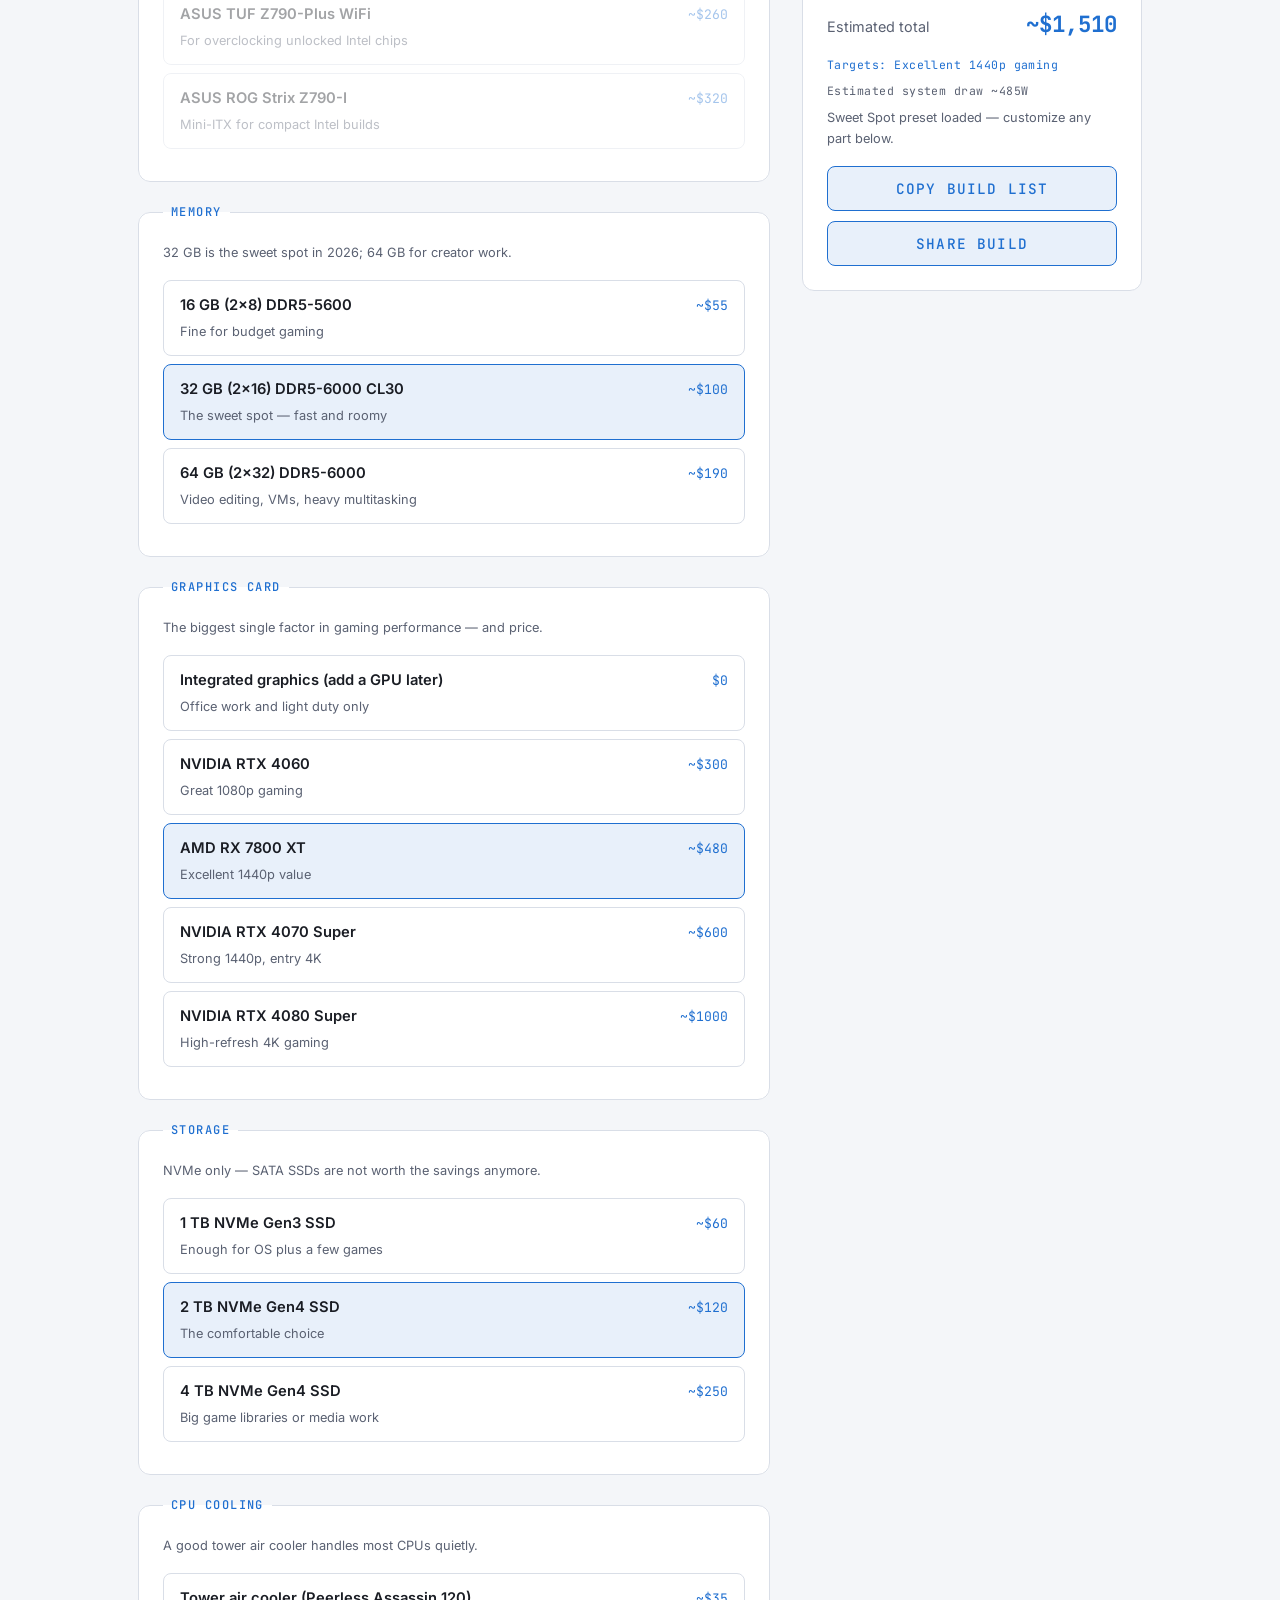
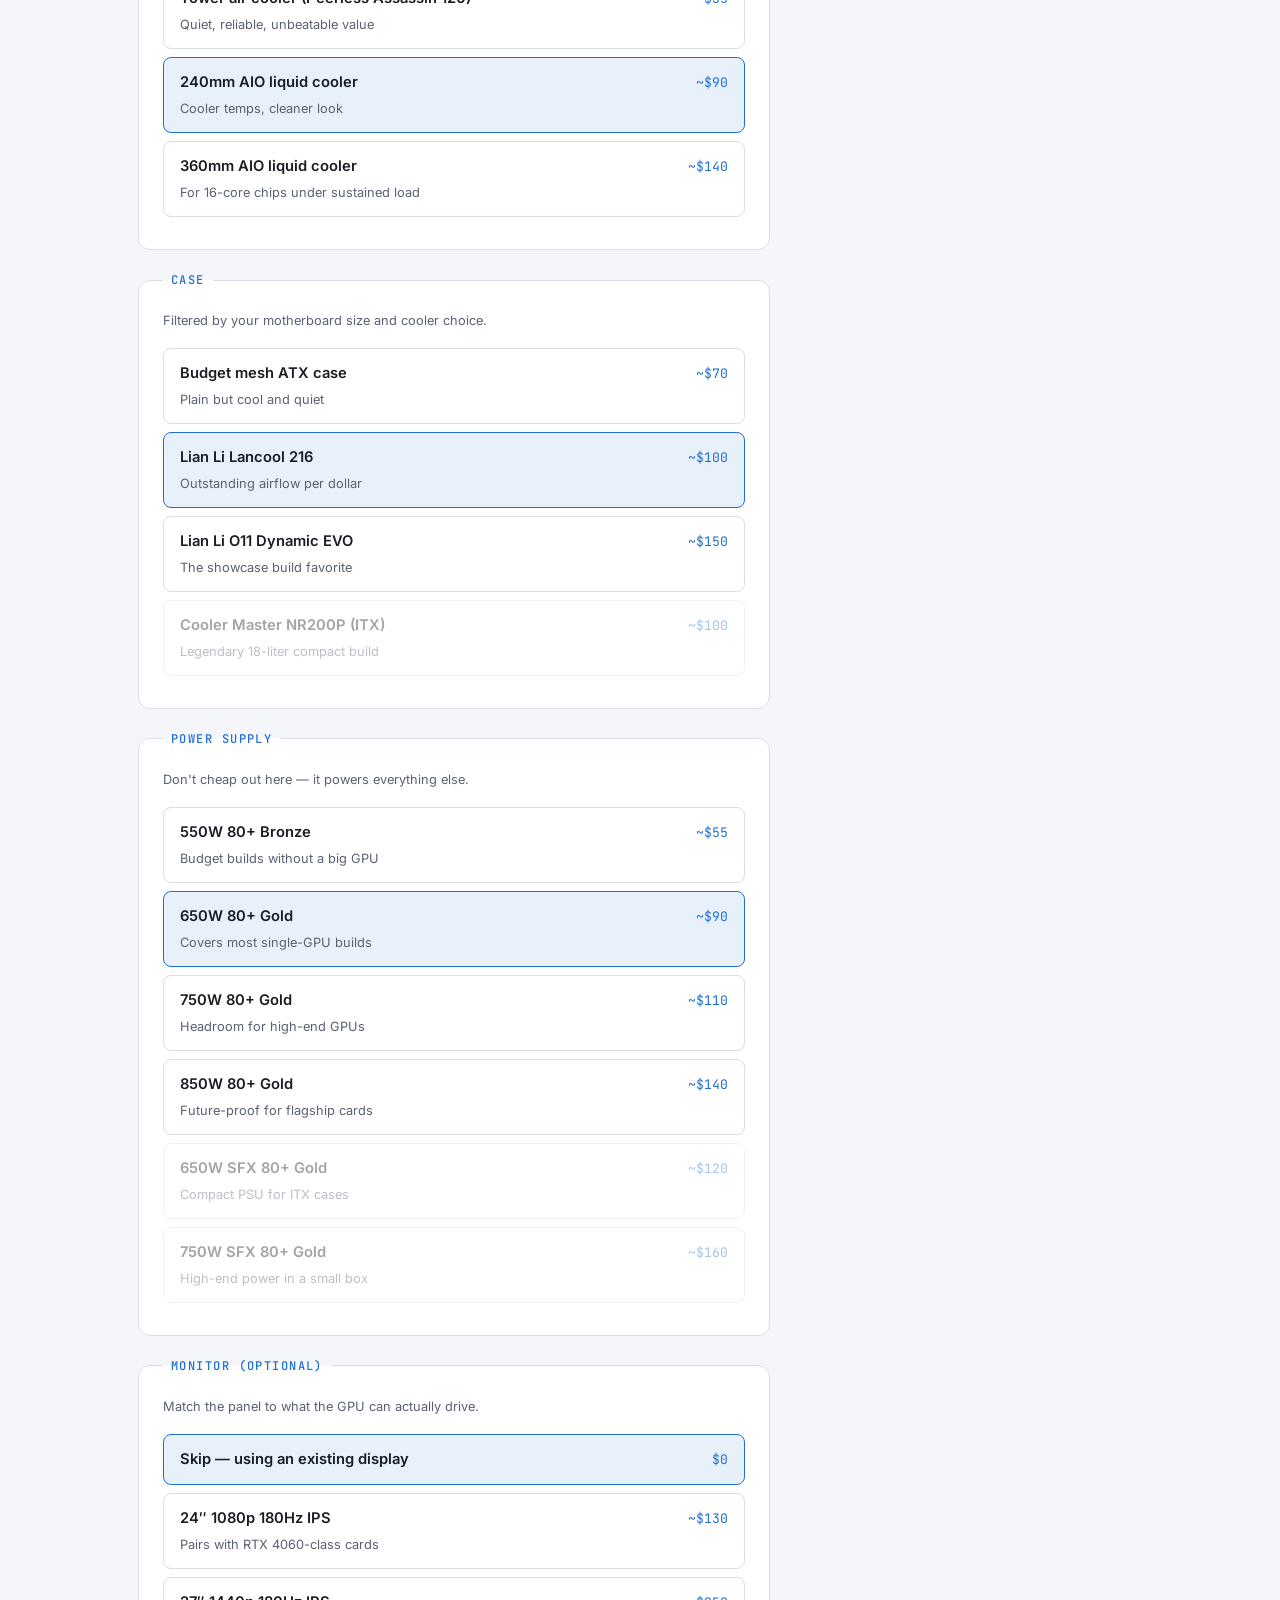
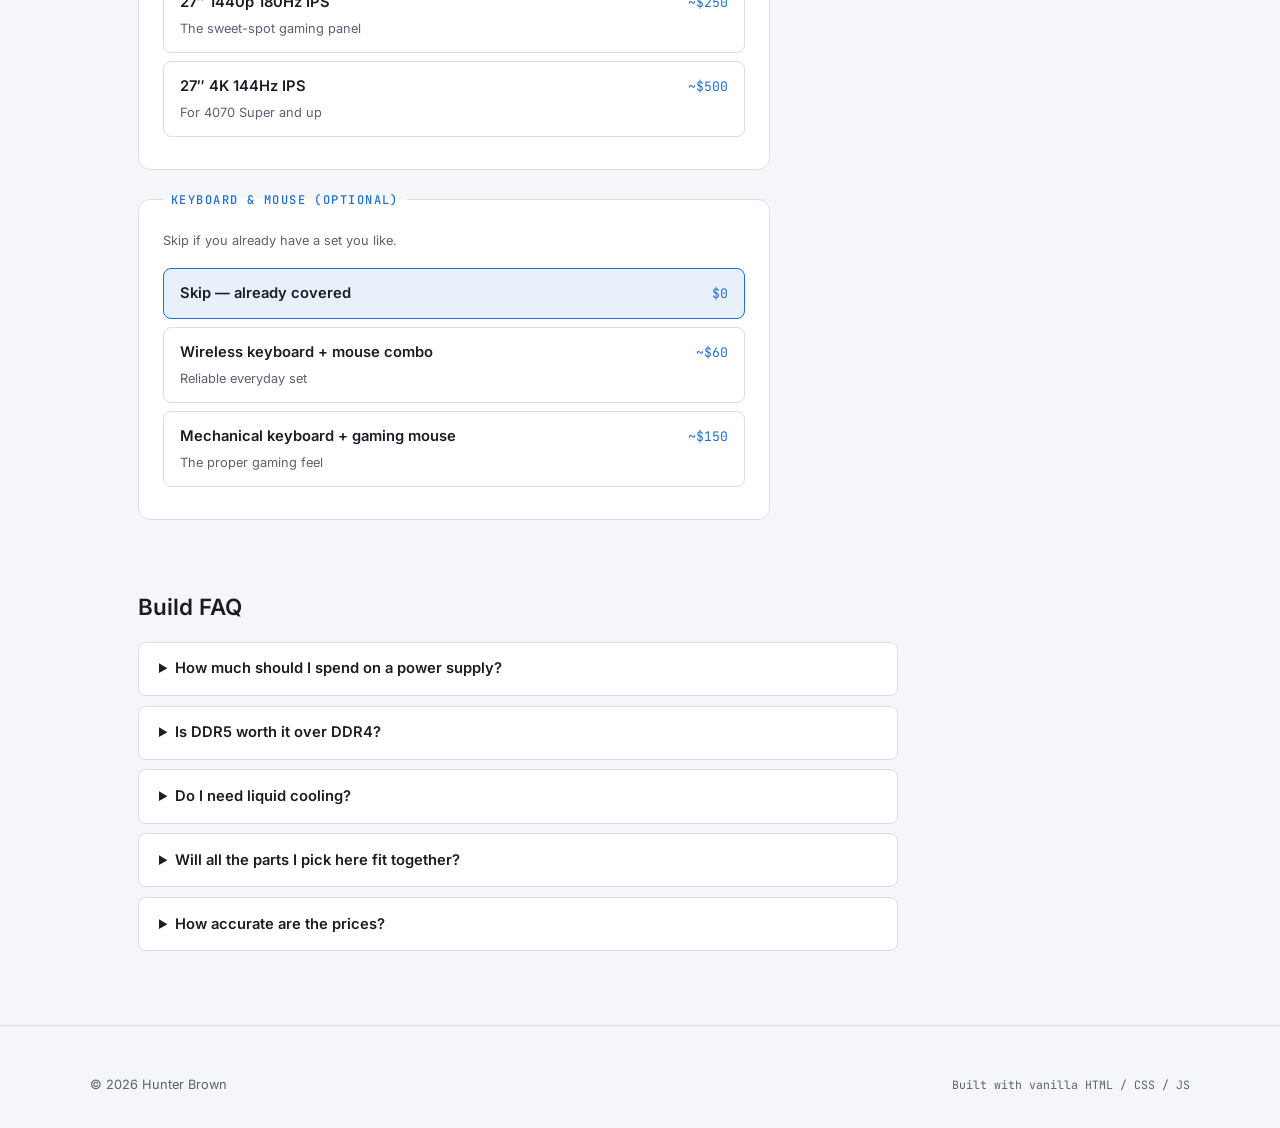
<file: guide.html>
<!DOCTYPE html>
<html lang="en">
<head>
  <meta charset="UTF-8">
  <meta name="viewport" content="width=device-width, initial-scale=1.0">
  <title>PC Build Guide — Hunter Brown</title>
  <script>
    (function () {
      var t = localStorage.getItem('theme');
      if (t !== 'light' && t !== 'dark') {
        t = window.matchMedia('(prefers-color-scheme: light)').matches ? 'light' : 'dark';
      }
      document.documentElement.setAttribute('data-theme', t);
    })();
  </script>
  <link rel="preload" href="fonts/Inter-latin.woff2" as="font" type="font/woff2" crossorigin>
  <link rel="preload" href="fonts/JetBrainsMono-latin.woff2" as="font" type="font/woff2" crossorigin>
  <link rel="stylesheet" href="fonts/fonts.css">
  <link rel="stylesheet" href="style.css">
  <link rel="icon" href="favicon.svg" type="image/svg+xml">
  <link rel="apple-touch-icon" href="apple-touch-icon.png">
  <link rel="manifest" href="site.webmanifest">
  <meta name="theme-color" content="#0f1115">
  <meta name="description" content="Interactive PC build guide by Hunter Brown — pick a preset, customize every part, and get a parts list with prices.">
  <link rel="canonical" href="https://huntersb.com/guide.html">
  <meta property="og:title" content="PC Build Guide — spec out your own PC">
  <meta property="og:description" content="Pick a preset, customize every part, and get a complete parts list with estimated prices.">
  <meta property="og:type" content="website">
  <meta property="og:url" content="https://huntersb.com/guide.html">
  <meta property="og:image" content="https://huntersb.com/og-image.png">
  <meta name="twitter:card" content="summary_large_image">
  <script type="application/ld+json">
  {
    "@context": "https://schema.org",
    "@type": "FAQPage",
    "mainEntity": [
      {
        "@type": "Question",
        "name": "How much should I spend on a power supply?",
        "acceptedAnswer": { "@type": "Answer", "text": "Plan around 10% of your build budget. Get a reputable 80+ Gold unit with about 40% headroom over your estimated system draw — the guide calculates that for you. A failing cheap PSU can take other parts with it." }
      },
      {
        "@type": "Question",
        "name": "Is DDR5 worth it over DDR4?",
        "acceptedAnswer": { "@type": "Answer", "text": "In 2026, yes — every current platform in this guide is DDR5, prices have normalized, and DDR5-6000 CL30 is the sweet spot for AMD AM5 systems." }
      },
      {
        "@type": "Question",
        "name": "Do I need liquid cooling?",
        "acceptedAnswer": { "@type": "Answer", "text": "Usually not. A quality tower air cooler handles most CPUs quietly. Liquid AIOs make sense for 16-core chips under sustained load, compact cases, or aesthetics." }
      },
      {
        "@type": "Question",
        "name": "Will all the parts I pick here fit together?",
        "acceptedAnswer": { "@type": "Answer", "text": "Yes — the guide filters motherboards to your CPU platform, cases to your motherboard size and cooler, and power supplies to your case, and it warns you if the PSU is undersized for the build." }
      },
      {
        "@type": "Question",
        "name": "How accurate are the prices?",
        "acceptedAnswer": { "@type": "Answer", "text": "They're street-price estimates reviewed periodically, not live quotes. PC part prices move constantly — treat the total as a planning number and check current prices via the part links." }
      }
    ]
  }
  </script>
  <!--
    Privacy-friendly analytics (GoatCounter — no cookies, no consent banner needed):
    1. Create a free account at https://www.goatcounter.com
    2. Replace MYCODE with your site code and uncomment the line below (on every page).
  <script data-goatcounter="https://MYCODE.goatcounter.com/count" async src="https://gc.zgo.at/count.js"></script>
  -->
</head>
<body>

  <a href="#main" class="skip-link">Skip to main content</a>

  <!-- Decorative grid overlay -->
  <div class="grid-overlay" aria-hidden="true"></div>

  <!-- Cursor spotlight -->
  <div class="cursor-spotlight" aria-hidden="true"></div>

  <!-- Navigation -->
  <nav class="nav" aria-label="Main navigation">
    <div class="nav-inner">
      <a href="index.html" class="nav-logo" style="color: inherit;">HB<span class="accent">.</span></a>
      <ul class="nav-links" id="nav-links">
        <li><a href="index.html">Home</a></li>
        <li><a href="builds.html">My Builds</a></li>
        <li><a href="index.html#contact">Contact</a></li>
        <li><a href="game.html">Play</a></li>
      </ul>
      <div class="nav-actions">
        <button class="theme-toggle" id="theme-toggle" aria-label="Toggle light/dark theme">
          <svg class="icon-moon" viewBox="0 0 24 24" fill="none" stroke="currentColor" stroke-width="2" stroke-linecap="round" stroke-linejoin="round"><path d="M21 12.79A9 9 0 1 1 11.21 3 7 7 0 0 0 21 12.79z"/></svg>
          <svg class="icon-sun" viewBox="0 0 24 24" fill="none" stroke="currentColor" stroke-width="2" stroke-linecap="round" stroke-linejoin="round"><circle cx="12" cy="12" r="5"/><line x1="12" y1="1" x2="12" y2="3"/><line x1="12" y1="21" x2="12" y2="23"/><line x1="4.22" y1="4.22" x2="5.64" y2="5.64"/><line x1="18.36" y1="18.36" x2="19.78" y2="19.78"/><line x1="1" y1="12" x2="3" y2="12"/><line x1="21" y1="12" x2="23" y2="12"/><line x1="4.22" y1="19.78" x2="5.64" y2="18.36"/><line x1="18.36" y1="5.64" x2="19.78" y2="4.22"/></svg>
        </button>
        <button class="nav-burger" id="nav-burger" aria-label="Toggle navigation menu" aria-expanded="false" aria-controls="nav-links">
          <span></span><span></span><span></span>
        </button>
      </div>
    </div>
  </nav>

  <main class="builds-main" id="main">
    <header class="builds-header">
      <p class="hero-tag">Interactive Guide</p>
      <h1>Spec your own PC<span class="accent">.</span></h1>
      <p class="builds-intro">
        Start from a preset, then swap any part. Compatibility is handled for you — motherboards follow your CPU platform, and the guide flags an undersized power supply. Prices are street-price estimates and drift over time.
      </p>
      <p class="builds-disclosure">
        <strong>Heads up:</strong> the shop links in the summary may be affiliate links.
        As an Amazon Associate I earn from qualifying purchases — at no extra
        cost to you.
      </p>
    </header>

    <details class="wizard">
      <summary>Not sure where to start? Answer three questions</summary>
      <div class="wizard-body">
        <fieldset class="wizard-q">
          <legend>What's your budget?</legend>
          <input type="radio" name="wiz-budget" id="wiz-b-low" value="low" class="visually-hidden builder-radio">
          <label class="wizard-chip" for="wiz-b-low">Around $1,000</label>
          <input type="radio" name="wiz-budget" id="wiz-b-mid" value="mid" class="visually-hidden builder-radio" checked>
          <label class="wizard-chip" for="wiz-b-mid">Around $1,500</label>
          <input type="radio" name="wiz-budget" id="wiz-b-high" value="high" class="visually-hidden builder-radio">
          <label class="wizard-chip" for="wiz-b-high">$2,000 or more</label>
        </fieldset>
        <fieldset class="wizard-q">
          <legend>What's it mainly for?</legend>
          <input type="radio" name="wiz-use" id="wiz-u-gaming" value="gaming" class="visually-hidden builder-radio" checked>
          <label class="wizard-chip" for="wiz-u-gaming">Gaming</label>
          <input type="radio" name="wiz-use" id="wiz-u-creative" value="creative" class="visually-hidden builder-radio">
          <label class="wizard-chip" for="wiz-u-creative">Creative work</label>
        </fieldset>
        <fieldset class="wizard-q">
          <legend>What resolution do you play at?</legend>
          <input type="radio" name="wiz-res" id="wiz-r-1080" value="1080" class="visually-hidden builder-radio">
          <label class="wizard-chip" for="wiz-r-1080">1080p</label>
          <input type="radio" name="wiz-res" id="wiz-r-1440" value="1440" class="visually-hidden builder-radio" checked>
          <label class="wizard-chip" for="wiz-r-1440">1440p</label>
          <input type="radio" name="wiz-res" id="wiz-r-4k" value="4k" class="visually-hidden builder-radio">
          <label class="wizard-chip" for="wiz-r-4k">4K</label>
        </fieldset>
        <button type="button" class="game-btn" id="wizard-apply">Recommend a build</button>
      </div>
    </details>

    <div class="preset-bar" id="preset-bar" role="group" aria-label="Build presets"></div>
    <p class="prices-stamp" id="prices-stamp"></p>

    <div class="guide-layout">
      <form id="builder" class="builder" aria-label="Component choices"></form>

      <aside class="build-summary" aria-label="Your build summary">
        <h2>Your build</h2>
        <ul id="summary-list" class="summary-list"></ul>
        <p class="summary-total-row">
          <span>Estimated total</span>
          <strong id="summary-total" aria-live="polite">$0</strong>
        </p>
        <p id="summary-perf" class="summary-perf"></p>
        <p id="summary-draw" class="summary-draw"></p>
        <p id="summary-note" class="summary-note" role="status" aria-live="polite"></p>
        <div class="summary-actions">
          <button type="button" class="game-btn" id="copy-build">Copy build list</button>
          <button type="button" class="game-btn" id="share-build">Share build</button>
        </div>
      </aside>
    </div>

    <section class="guide-faq" aria-labelledby="faq-heading">
      <h2 id="faq-heading">Build FAQ</h2>
      <details>
        <summary>How much should I spend on a power supply?</summary>
        <p>Plan around 10% of your build budget. Get a reputable 80+ Gold unit with about 40% headroom over your estimated system draw — the summary panel calculates that for you. A failing cheap PSU can take other parts with it.</p>
      </details>
      <details>
        <summary>Is DDR5 worth it over DDR4?</summary>
        <p>In 2026, yes — every current platform in this guide is DDR5, prices have normalized, and DDR5-6000 CL30 is the sweet spot for AMD AM5 systems.</p>
      </details>
      <details>
        <summary>Do I need liquid cooling?</summary>
        <p>Usually not. A quality tower air cooler handles most CPUs quietly. Liquid AIOs make sense for 16-core chips under sustained load, compact cases, or aesthetics.</p>
      </details>
      <details>
        <summary>Will all the parts I pick here fit together?</summary>
        <p>Yes — the guide filters motherboards to your CPU platform, cases to your motherboard size and cooler, and power supplies to your case, and it warns you if the PSU is undersized for the build.</p>
      </details>
      <details>
        <summary>How accurate are the prices?</summary>
        <p>They're street-price estimates reviewed periodically, not live quotes. PC part prices move constantly — treat the total as a planning number and check current prices via the part links.</p>
      </details>
    </section>
  </main>

  <!-- Footer -->
  <footer class="footer">
    <div class="footer-content">
      <div class="footer-bottom">
        <span class="footer-copy">&copy; 2026 Hunter Brown</span>
        <span class="footer-built">Built with vanilla HTML / CSS / JS</span>
      </div>
    </div>
  </footer>

  <script src="script.js"></script>
  <script src="guide.js"></script>
</body>
</html>
</file>
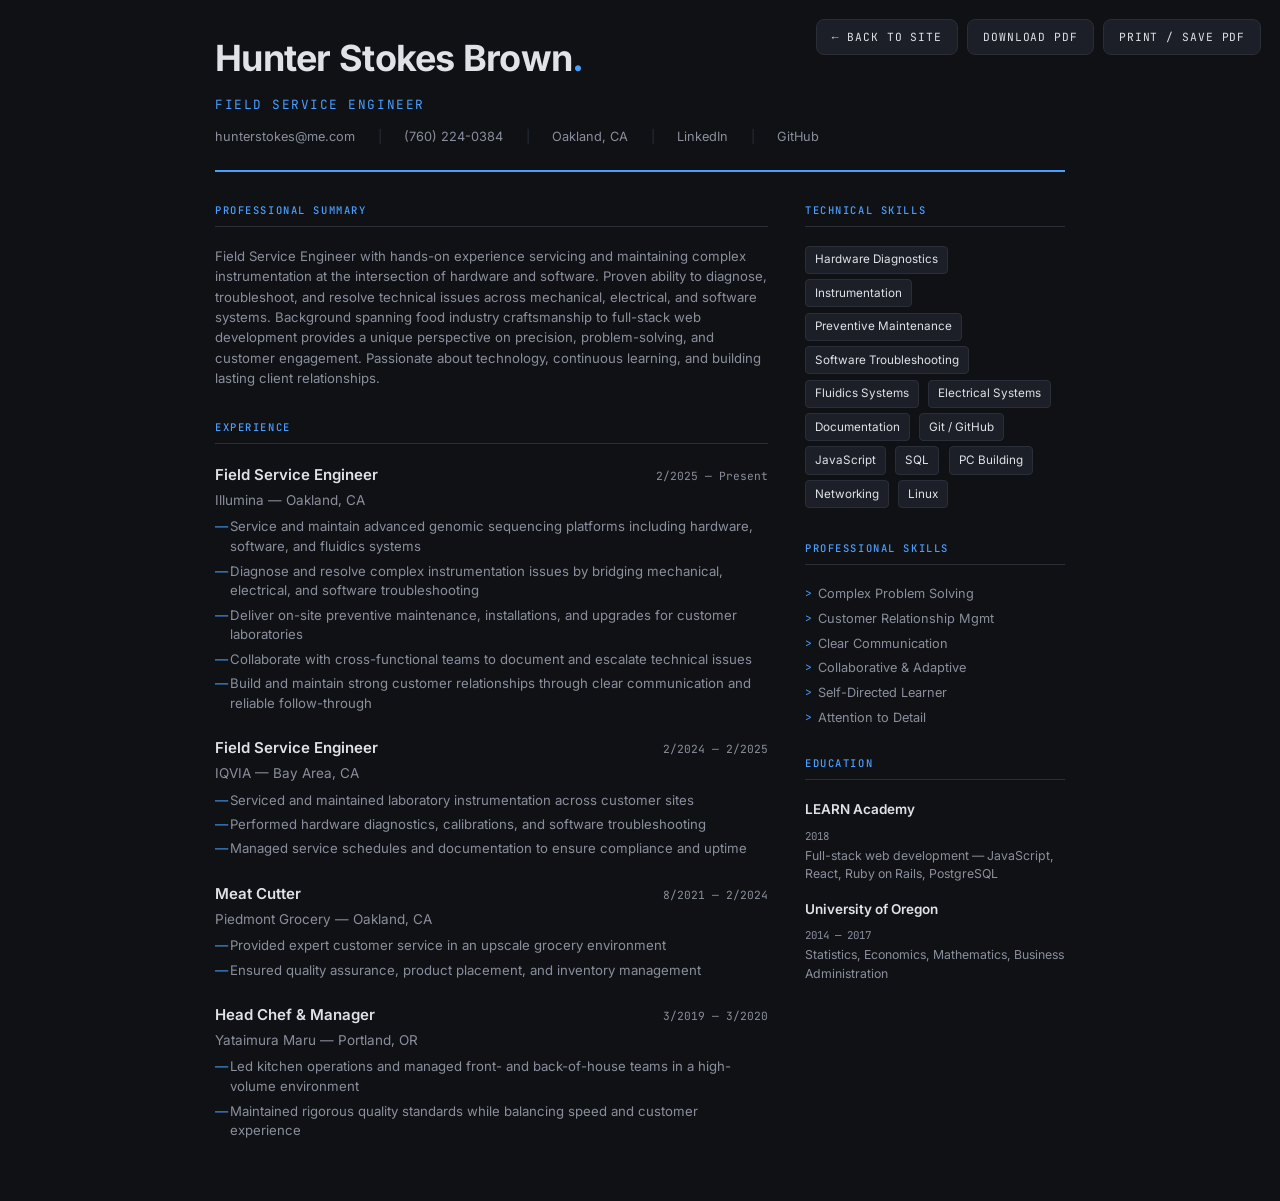
<file: resume.html>
<!DOCTYPE html>
<html lang="en">
<head>
  <meta charset="UTF-8">
  <meta name="viewport" content="width=device-width, initial-scale=1.0">
  <title>Hunter Brown — Resume</title>
  <meta name="description" content="Resume of Hunter Brown — Field Service Engineer at Illumina, based in Oakland, CA.">
  <link rel="canonical" href="https://huntersb.com/resume.html">
  <link rel="preload" href="fonts/Inter-latin.woff2" as="font" type="font/woff2" crossorigin>
  <link rel="stylesheet" href="fonts/fonts.css">
  <link rel="icon" href="favicon.svg" type="image/svg+xml">
  <style>
    *, *::before, *::after {
      margin: 0;
      padding: 0;
      box-sizing: border-box;
    }

    :root {
      --bg: #0f1115;
      --bg-card: #1c1f27;
      --border: #2a2e38;
      --text: #e0e2e8;
      --text-muted: #8a8f9d;
      --accent: #4a9eff;
      --font: 'Inter', -apple-system, BlinkMacSystemFont, sans-serif;
      --mono: 'JetBrains Mono', 'Fira Code', monospace;
    }

    html { font-size: 15px; }

    body {
      font-family: var(--font);
      background: var(--bg);
      color: var(--text);
      line-height: 1.6;
      display: flex;
      justify-content: center;
      padding: 2rem 1rem;
    }

    a {
      color: var(--accent);
      text-decoration: none;
    }

    .resume {
      max-width: 850px;
      width: 100%;
    }

    /* === Header === */
    .resume-header {
      border-bottom: 2px solid var(--accent);
      padding-bottom: 1.5rem;
      margin-bottom: 2rem;
    }

    .resume-name {
      font-size: 2.4rem;
      font-weight: 700;
      letter-spacing: -0.02em;
      margin-bottom: 0.5rem;
    }

    .resume-name .accent { color: var(--accent); }

    .resume-title {
      font-family: var(--mono);
      font-size: 0.85rem;
      color: var(--accent);
      text-transform: uppercase;
      letter-spacing: 0.12em;
      margin-bottom: 0.75rem;
    }

    .resume-contact {
      display: flex;
      flex-wrap: wrap;
      gap: 1.5rem;
      font-size: 0.85rem;
      color: var(--text-muted);
    }

    .resume-contact a { color: var(--text-muted); }
    .resume-contact a:hover { color: var(--accent); }

    .contact-sep {
      color: var(--border);
    }

    /* === Layout === */
    .resume-body {
      display: grid;
      grid-template-columns: 1fr 260px;
      gap: 2.5rem;
    }

    /* === Section Labels === */
    .section-title {
      font-family: var(--mono);
      font-size: 0.7rem;
      font-weight: 500;
      color: var(--accent);
      text-transform: uppercase;
      letter-spacing: 0.15em;
      margin-bottom: 1.25rem;
      padding-bottom: 0.5rem;
      border-bottom: 1px solid var(--border);
    }

    .resume-section {
      margin-bottom: 2rem;
    }

    /* === Experience Entries === */
    .entry { margin-bottom: 1.5rem; }
    .entry:last-child { margin-bottom: 0; }

    .entry-header {
      display: flex;
      justify-content: space-between;
      align-items: baseline;
      margin-bottom: 0.2rem;
    }

    .entry-role {
      font-size: 1rem;
      font-weight: 600;
    }

    .entry-date {
      font-family: var(--mono);
      font-size: 0.75rem;
      color: var(--text-muted);
      white-space: nowrap;
    }

    .entry-company {
      font-size: 0.9rem;
      color: var(--text-muted);
      margin-bottom: 0.4rem;
    }

    .entry-desc {
      font-size: 0.88rem;
      color: var(--text-muted);
      line-height: 1.55;
    }

    .entry-list {
      list-style: none;
      padding: 0;
    }

    .entry-list li {
      font-size: 0.88rem;
      color: var(--text-muted);
      padding-left: 1rem;
      position: relative;
      margin-bottom: 0.3rem;
      line-height: 1.5;
    }

    .entry-list li::before {
      content: '—';
      position: absolute;
      left: 0;
      color: var(--accent);
    }

    /* === Sidebar === */
    .sidebar .resume-section { margin-bottom: 1.75rem; }

    .skill-tag {
      display: inline-block;
      font-size: 0.78rem;
      color: var(--text);
      background: var(--bg-card);
      border: 1px solid var(--border);
      border-radius: 4px;
      padding: 0.25rem 0.6rem;
      margin: 0 0.35rem 0.35rem 0;
    }

    .sidebar-item {
      margin-bottom: 1rem;
    }

    .sidebar-item:last-child { margin-bottom: 0; }

    .sidebar-item h4 {
      font-size: 0.9rem;
      font-weight: 600;
      margin-bottom: 0.15rem;
    }

    .sidebar-item p {
      font-size: 0.82rem;
      color: var(--text-muted);
      line-height: 1.5;
    }

    .sidebar-item .date {
      font-family: var(--mono);
      font-size: 0.72rem;
      color: var(--text-muted);
    }

    .prof-list {
      list-style: none;
      padding: 0;
    }

    .prof-list li {
      font-size: 0.85rem;
      color: var(--text-muted);
      margin-bottom: 0.3rem;
      padding-left: 0.85rem;
      position: relative;
    }

    .prof-list li::before {
      content: '>';
      font-family: var(--mono);
      position: absolute;
      left: 0;
      color: var(--accent);
      font-size: 0.75rem;
    }

    /* === Print button (screen only) === */
    .print-bar {
      position: fixed;
      top: 1.25rem;
      right: 1.25rem;
      display: flex;
      gap: 0.6rem;
    }

    .print-btn,
    .back-link {
      font-family: var(--mono);
      font-size: 0.75rem;
      letter-spacing: 0.08em;
      text-transform: uppercase;
      padding: 0.55rem 1rem;
      border: 1px solid var(--border);
      border-radius: 8px;
      background: var(--bg-card);
      color: var(--text);
      cursor: pointer;
      transition: border-color 0.25s, color 0.25s;
    }

    .print-btn:hover,
    .back-link:hover {
      border-color: var(--accent);
      color: var(--accent);
    }

    :focus-visible {
      outline: 2px solid var(--accent);
      outline-offset: 3px;
    }

    /* === Print === */
    @media print {
      @page {
        margin: 1.4cm;
      }
      html { font-size: 13px; }
      body {
        background: #fff;
        color: #1a1a1a;
        padding: 0;
      }
      .print-bar { display: none; }
      .entry,
      .sidebar-item,
      .resume-section {
        break-inside: avoid;
      }
      a {
        color: #2a6cb8;
      }
      .resume { max-width: 100%; }
      .resume-header { border-bottom-color: #1a1a1a; }
      .resume-name .accent { color: #2a6cb8; }
      .resume-title { color: #2a6cb8; }
      .section-title { color: #2a6cb8; border-bottom-color: #ccc; }
      .entry-date { color: #666; }
      .entry-company { color: #555; }
      .entry-desc, .entry-list li, .sidebar-item p, .prof-list li { color: #444; }
      .resume-contact, .resume-contact a { color: #555; }
      .contact-sep { color: #ccc; }
      .skill-tag {
        background: #f0f0f0;
        border-color: #ddd;
        color: #333;
      }
      .entry-list li::before, .prof-list li::before { color: #2a6cb8; }
    }

    /* === Responsive === */
    @media (max-width: 650px) {
      body {
        padding-top: 4.5rem;
      }
      .resume-body {
        grid-template-columns: 1fr;
      }
      .entry-header {
        flex-direction: column;
      }
    }

    /* === TODO marker === */
    .todo {
      background: rgba(240, 145, 58, 0.15);
      border: 1px dashed #f0913a;
      border-radius: 3px;
      padding: 0 0.3rem;
      font-size: 0.8rem;
      color: #f0913a;
    }
  </style>
</head>
<body>

  <div class="print-bar">
    <a href="index.html" class="back-link">&larr; Back to site</a>
    <a href="resume.pdf" class="print-btn" download>Download PDF</a>
    <button type="button" class="print-btn" onclick="window.print()">Print / Save PDF</button>
  </div>

  <div class="resume">

    <!-- Header -->
    <header class="resume-header">
      <h1 class="resume-name">Hunter Stokes Brown<span class="accent">.</span></h1>
      <p class="resume-title">Field Service Engineer</p>
      <div class="resume-contact">
        <span><a href="mailto:hunterstokes@me.com">hunterstokes@me.com</a></span>
        <span class="contact-sep">|</span>
        <span>(760) 224-0384</span>
        <span class="contact-sep">|</span>
        <span>Oakland, CA</span>
        <span class="contact-sep">|</span>
        <span><a href="https://www.linkedin.com/in/huntersbrown/" target="_blank">LinkedIn</a></span>
        <span class="contact-sep">|</span>
        <span><a href="https://github.com/hunterstokes/" target="_blank">GitHub</a></span>
      </div>
    </header>

    <div class="resume-body">

      <!-- Main Column -->
      <main>

        <!-- Summary -->
        <div class="resume-section">
          <h3 class="section-title">Professional Summary</h3>
          <p class="entry-desc">
            Field Service Engineer with hands-on experience servicing and maintaining complex instrumentation at the intersection of hardware and software. Proven ability to diagnose, troubleshoot, and resolve technical issues across mechanical, electrical, and software systems. Background spanning food industry craftsmanship to full-stack web development provides a unique perspective on precision, problem-solving, and customer engagement. Passionate about technology, continuous learning, and building lasting client relationships.
          </p>
        </div>

        <!-- Experience -->
        <div class="resume-section">
          <h3 class="section-title">Experience</h3>

          <div class="entry">
            <div class="entry-header">
              <span class="entry-role">Field Service Engineer</span>
              <span class="entry-date">2/2025 — Present</span>
            </div>
            <div class="entry-company">Illumina — Oakland, CA</div>
            <ul class="entry-list">
              <li>Service and maintain advanced genomic sequencing platforms including hardware, software, and fluidics systems</li>
              <li>Diagnose and resolve complex instrumentation issues by bridging mechanical, electrical, and software troubleshooting</li>
              <li>Deliver on-site preventive maintenance, installations, and upgrades for customer laboratories</li>
              <li>Collaborate with cross-functional teams to document and escalate technical issues</li>
              <li>Build and maintain strong customer relationships through clear communication and reliable follow-through</li>
            </ul>
          </div>

          <div class="entry">
            <div class="entry-header">
              <span class="entry-role">Field Service Engineer</span>
              <span class="entry-date">2/2024 — 2/2025</span>
            </div>
            <div class="entry-company">IQVIA — Bay Area, CA</div>
            <ul class="entry-list">
              <li>Serviced and maintained laboratory instrumentation across customer sites</li>
              <li>Performed hardware diagnostics, calibrations, and software troubleshooting</li>
              <li>Managed service schedules and documentation to ensure compliance and uptime</li>
            </ul>
          </div>

          <div class="entry">
            <div class="entry-header">
              <span class="entry-role">Meat Cutter</span>
              <span class="entry-date">8/2021 — 2/2024</span>
            </div>
            <div class="entry-company">Piedmont Grocery — Oakland, CA</div>
            <ul class="entry-list">
              <li>Provided expert customer service in an upscale grocery environment</li>
              <li>Ensured quality assurance, product placement, and inventory management</li>
            </ul>
          </div>

          <div class="entry">
            <div class="entry-header">
              <span class="entry-role">Head Chef &amp; Manager</span>
              <span class="entry-date">3/2019 — 3/2020</span>
            </div>
            <div class="entry-company">Yataimura Maru — Portland, OR</div>
            <ul class="entry-list">
              <li>Led kitchen operations and managed front- and back-of-house teams in a high-volume environment</li>
              <li>Maintained rigorous quality standards while balancing speed and customer experience</li>
            </ul>
          </div>

        </div>

      </main>

      <!-- Sidebar -->
      <aside class="sidebar">

        <!-- Technical Skills -->
        <div class="resume-section">
          <h3 class="section-title">Technical Skills</h3>
          <span class="skill-tag">Hardware Diagnostics</span>
          <span class="skill-tag">Instrumentation</span>
          <span class="skill-tag">Preventive Maintenance</span>
          <span class="skill-tag">Software Troubleshooting</span>
          <span class="skill-tag">Fluidics Systems</span>
          <span class="skill-tag">Electrical Systems</span>
          <span class="skill-tag">Documentation</span>
          <span class="skill-tag">Git / GitHub</span>
          <span class="skill-tag">JavaScript</span>
          <span class="skill-tag">SQL</span>
          <span class="skill-tag">PC Building</span>
          <span class="skill-tag">Networking</span>
          <span class="skill-tag">Linux</span>
        </div>

        <!-- Professional Skills -->
        <div class="resume-section">
          <h3 class="section-title">Professional Skills</h3>
          <ul class="prof-list">
            <li>Complex Problem Solving</li>
            <li>Customer Relationship Mgmt</li>
            <li>Clear Communication</li>
            <li>Collaborative & Adaptive</li>
            <li>Self-Directed Learner</li>
            <li>Attention to Detail</li>
          </ul>
        </div>

        <!-- Education -->
        <div class="resume-section">
          <h3 class="section-title">Education</h3>

          <div class="sidebar-item">
            <h4>LEARN Academy</h4>
            <span class="date">2018</span>
            <p>Full-stack web development — JavaScript, React, Ruby on Rails, PostgreSQL</p>
          </div>

          <div class="sidebar-item">
            <h4>University of Oregon</h4>
            <span class="date">2014 — 2017</span>
            <p>Statistics, Economics, Mathematics, Business Administration</p>
          </div>
        </div>

      </aside>
    </div>

  </div>
</body>
</html>
</file>
<file: fonts/fonts.css>
/* Self-hosted variable fonts (latin + latin-ext subsets) */

/* Inter — variable weight axis covers 300/400/600/700 used on the site */
@font-face {
  font-family: 'Inter';
  font-style: normal;
  font-weight: 100 900;
  font-display: swap;
  src: url(Inter-latin-ext.woff2) format('woff2');
  unicode-range: U+0100-02BA, U+02BD-02C5, U+02C7-02CC, U+02CE-02D7, U+02DD-02FF, U+0304, U+0308, U+0329, U+1D00-1DBF, U+1E00-1E9F, U+1EF2-1EFF, U+2020, U+20A0-20AB, U+20AD-20C0, U+2113, U+2C60-2C7F, U+A720-A7FF;
}
@font-face {
  font-family: 'Inter';
  font-style: normal;
  font-weight: 100 900;
  font-display: swap;
  src: url(Inter-latin.woff2) format('woff2');
  unicode-range: U+0000-00FF, U+0131, U+0152-0153, U+02BB-02BC, U+02C6, U+02DA, U+02DC, U+0304, U+0308, U+0329, U+2000-206F, U+20AC, U+2122, U+2191, U+2193, U+2212, U+2215, U+FEFF, U+FFFD;
}

/* JetBrains Mono — variable weight axis covers 400/500 used on the site */
@font-face {
  font-family: 'JetBrains Mono';
  font-style: normal;
  font-weight: 100 800;
  font-display: swap;
  src: url(JetBrainsMono-latin-ext.woff2) format('woff2');
  unicode-range: U+0100-02BA, U+02BD-02C5, U+02C7-02CC, U+02CE-02D7, U+02DD-02FF, U+0304, U+0308, U+0329, U+1D00-1DBF, U+1E00-1E9F, U+1EF2-1EFF, U+2020, U+20A0-20AB, U+20AD-20C0, U+2113, U+2C60-2C7F, U+A720-A7FF;
}
@font-face {
  font-family: 'JetBrains Mono';
  font-style: normal;
  font-weight: 100 800;
  font-display: swap;
  src: url(JetBrainsMono-latin.woff2) format('woff2');
  unicode-range: U+0000-00FF, U+0131, U+0152-0153, U+02BB-02BC, U+02C6, U+02DA, U+02DC, U+0304, U+0308, U+0329, U+2000-206F, U+20AC, U+2122, U+2191, U+2193, U+2212, U+2215, U+FEFF, U+FFFD;
}
</file>
<file: style.css>
/* ===== Reset & Base ===== */
*, *::before, *::after {
  margin: 0;
  padding: 0;
  box-sizing: border-box;
}

:root {
  --bg: #0f1115;
  --bg-elevated: #181b21;
  --bg-card: #1c1f27;
  --border: #2a2e38;
  --text: #e0e2e8;
  --text-muted: #8a8f9d;
  --accent: #4a9eff;
  --accent-dim: rgba(74, 158, 255, 0.12);
  --accent-glow: rgba(74, 158, 255, 0.25);
  --orange: #f0913a;
  --nav-bg: rgba(15, 17, 21, 0.85);
  --grid-line: rgba(74, 158, 255, 0.02);
  --card-shadow: rgba(0, 0, 0, 0.3);
  --spotlight: rgba(74, 158, 255, 0.07);
  --font: 'Inter', -apple-system, BlinkMacSystemFont, sans-serif;
  --mono: 'JetBrains Mono', 'Fira Code', monospace;
}

:root[data-theme="light"] {
  --bg: #f4f6f9;
  --bg-elevated: #ffffff;
  --bg-card: #ffffff;
  --border: #d9dee7;
  --text: #1a1d24;
  --text-muted: #5a6172;
  --accent: #1f6fd0;
  --accent-dim: rgba(31, 111, 208, 0.1);
  --accent-glow: rgba(31, 111, 208, 0.25);
  --nav-bg: rgba(244, 246, 249, 0.85);
  --grid-line: rgba(31, 111, 208, 0.04);
  --card-shadow: rgba(30, 50, 90, 0.12);
  --spotlight: rgba(31, 111, 208, 0.06);
}

html {
  scroll-behavior: smooth;
  font-size: 16px;
}

body {
  font-family: var(--font);
  background: var(--bg);
  color: var(--text);
  line-height: 1.7;
  overflow-x: hidden;
  transition: background 0.3s, color 0.3s;
}

a {
  color: var(--accent);
  text-decoration: none;
  transition: color 0.2s;
}

a:hover {
  color: #7ab8ff;
}

:focus-visible {
  outline: 2px solid var(--accent);
  outline-offset: 3px;
  border-radius: 2px;
}

.visually-hidden {
  position: absolute;
  width: 1px;
  height: 1px;
  padding: 0;
  margin: -1px;
  overflow: hidden;
  clip: rect(0, 0, 0, 0);
  white-space: nowrap;
  border: 0;
}

.skip-link {
  position: fixed;
  top: -100%;
  left: 1rem;
  z-index: 300;
  padding: 0.75rem 1.25rem;
  background: var(--accent);
  color: var(--bg);
  font-weight: 600;
  font-size: 0.9rem;
  border-radius: 0 0 8px 8px;
  transition: top 0.2s;
}

.skip-link:focus {
  top: 0;
  color: var(--bg);
}

/* ===== Grid Overlay ===== */
.grid-overlay {
  position: fixed;
  inset: 0;
  z-index: 0;
  pointer-events: none;
  background-image:
    linear-gradient(var(--grid-line) 1px, transparent 1px),
    linear-gradient(90deg, var(--grid-line) 1px, transparent 1px);
  background-size: 60px 60px;
}

/* ===== Cursor Spotlight ===== */
.cursor-spotlight {
  position: fixed;
  inset: 0;
  z-index: 0;
  pointer-events: none;
  background: radial-gradient(560px circle at var(--spot-x, 50%) var(--spot-y, 30%), var(--spotlight), transparent 75%);
  opacity: 0;
  transition: opacity 0.4s;
}

.cursor-spotlight.active {
  opacity: 1;
}

@media (pointer: coarse), (prefers-reduced-motion: reduce) {
  .cursor-spotlight {
    display: none;
  }
}

/* ===== 3D Build Intro ===== */
#build-scene {
  position: fixed;
  inset: 0;
  z-index: 0;
  pointer-events: none;
  transition: opacity 1s ease;
}

#build-scene canvas {
  display: block;
}

/* Site stays hidden while the intro plays, then cross-fades in.
   The intro-pending class is set before first paint by the head script. */
html.intro-pending {
  overflow: hidden;
}

html.intro-pending body > *:not(#build-scene):not(.intro-skip) {
  opacity: 0;
}

html.intro-fading body > *:not(#build-scene):not(.intro-skip) {
  transition: opacity 0.55s ease;
}

.intro-skip {
  position: fixed;
  right: 2rem;
  bottom: 2rem;
  z-index: 300;
  font-family: var(--mono);
  font-size: 0.7rem;
  letter-spacing: 0.14em;
  text-transform: uppercase;
  color: var(--text-muted);
  background: transparent;
  border: 1px solid var(--text-muted);
  border-radius: 4px;
  padding: 0.55rem 1rem;
  cursor: pointer;
  transition: color 0.2s ease, border-color 0.2s ease, opacity 0.4s ease;
}

.intro-skip:hover {
  color: var(--accent);
  border-color: var(--accent);
}

.intro-skip:disabled {
  opacity: 0;
  pointer-events: none;
}

@media print {
  #build-scene,
  .intro-skip {
    display: none;
  }
}

/* ===== 3D tower viewer (builds.html) ===== */
.tower-viewer-wrap {
  margin: 0 0 3rem;
}

#tower-viewer {
  height: 440px;
  border: 1px solid color-mix(in srgb, var(--text-muted) 35%, transparent);
  border-radius: 10px;
  overflow: hidden;
  cursor: grab;
  touch-action: pan-y;
  display: grid;
  place-items: center;
}

#tower-viewer:active {
  cursor: grabbing;
}

#tower-viewer canvas {
  display: block;
}

.tower-fallback {
  color: var(--text-muted);
  font-family: var(--mono);
  font-size: 0.8rem;
  padding: 1rem;
  text-align: center;
}

.tower-hint {
  margin-top: 0.75rem;
  font-family: var(--mono);
  font-size: 0.7rem;
  letter-spacing: 0.12em;
  text-transform: uppercase;
  color: var(--text-muted);
  text-align: center;
}

.tower-rebuild {
  font: inherit;
  letter-spacing: inherit;
  text-transform: inherit;
  color: var(--accent);
  background: transparent;
  border: none;
  padding: 0;
  margin-left: 0.6rem;
  cursor: pointer;
}

.tower-rebuild:hover {
  text-decoration: underline;
}

@media (max-width: 600px) {
  #tower-viewer {
    height: 320px;
  }
}

/* ===== Cross-document view transitions (progressive enhancement) ===== */
@media (prefers-reduced-motion: no-preference) {
  @view-transition {
    navigation: auto;
  }
}

/* ===== Scroll Progress ===== */
.scroll-progress {
  position: fixed;
  top: 0;
  left: 0;
  height: 3px;
  width: 0;
  background: linear-gradient(90deg, var(--accent), #7ab8ff);
  z-index: 200;
}

/* ===== Container ===== */
.container {
  max-width: 1100px;
  margin: 0 auto;
  width: 100%;
}

/* ===== Navigation ===== */
.nav {
  position: fixed;
  top: 0;
  left: 0;
  right: 0;
  z-index: 100;
  padding: 1.25rem 3rem;
  background: var(--nav-bg);
  backdrop-filter: blur(12px);
  border-bottom: 1px solid var(--border);
}

.nav-inner {
  max-width: 1100px;
  margin: 0 auto;
  width: 100%;
  display: flex;
  align-items: center;
  justify-content: space-between;
}

.nav-logo {
  font-family: var(--mono);
  font-size: 1.5rem;
  font-weight: 700;
  color: var(--text);
  letter-spacing: -0.02em;
}

.accent {
  color: var(--accent);
}

.nav-links {
  display: flex;
  list-style: none;
  gap: 2.5rem;
}

.nav-links a {
  color: var(--text-muted);
  font-size: 0.85rem;
  font-weight: 500;
  letter-spacing: 0.08em;
  text-transform: uppercase;
  transition: color 0.25s;
}

.nav-links a:hover,
.nav-links a.active {
  color: var(--text);
}

.nav-actions {
  display: flex;
  align-items: center;
  gap: 1rem;
}

/* Theme toggle */
.theme-toggle {
  display: flex;
  align-items: center;
  justify-content: center;
  width: 36px;
  height: 36px;
  border: 1px solid var(--border);
  border-radius: 50%;
  background: transparent;
  color: var(--text-muted);
  cursor: pointer;
  transition: border-color 0.25s, color 0.25s, transform 0.25s;
}

.theme-toggle:hover {
  border-color: var(--accent);
  color: var(--text);
  transform: rotate(15deg);
}

.theme-toggle svg {
  width: 17px;
  height: 17px;
}

.theme-toggle .icon-sun { display: none; }
.theme-toggle .icon-moon { display: block; }

:root[data-theme="light"] .theme-toggle .icon-sun { display: block; }
:root[data-theme="light"] .theme-toggle .icon-moon { display: none; }

/* Hamburger */
.nav-burger {
  display: none;
  flex-direction: column;
  justify-content: center;
  gap: 5px;
  width: 36px;
  height: 36px;
  padding: 0 7px;
  border: 1px solid var(--border);
  border-radius: 8px;
  background: transparent;
  cursor: pointer;
  transition: border-color 0.25s;
}

.nav-burger:hover {
  border-color: var(--accent);
}

.nav-burger span {
  display: block;
  height: 2px;
  width: 100%;
  background: var(--text);
  border-radius: 2px;
  transition: transform 0.3s, opacity 0.3s;
}

.nav.nav-open .nav-burger span:nth-child(1) {
  transform: translateY(7px) rotate(45deg);
}

.nav.nav-open .nav-burger span:nth-child(2) {
  opacity: 0;
}

.nav.nav-open .nav-burger span:nth-child(3) {
  transform: translateY(-7px) rotate(-45deg);
}

/* ===== Hero ===== */
.hero {
  position: relative;
  min-height: 100vh;
  display: flex;
  align-items: center;
  justify-content: center;
  padding: 8rem 3rem 4rem;
  z-index: 1;
  overflow: hidden;
}

.hero-canvas {
  position: absolute;
  inset: 0;
  width: 100%;
  height: 100%;
  z-index: -1;
  opacity: 0.5;
}

@media (prefers-reduced-motion: reduce) {
  .hero-canvas {
    display: none;
  }
}

.hero-inner {
  max-width: 1100px;
  width: 100%;
  position: relative;
}

.hero-content {
  max-width: 720px;
}

.hero-tag {
  font-family: var(--mono);
  font-size: 0.85rem;
  color: var(--accent);
  letter-spacing: 0.15em;
  text-transform: uppercase;
  margin-bottom: 1.5rem;
}

.hero-name {
  font-size: clamp(3.5rem, 8vw, 7rem);
  font-weight: 700;
  line-height: 1.05;
  letter-spacing: -0.03em;
  margin-bottom: 1.5rem;
}

.hero-subtitle {
  font-size: 1.25rem;
  color: var(--text-muted);
  max-width: 480px;
  margin-bottom: 2rem;
  min-height: 2.2em;
}

.hero-subtitle .type-cursor {
  display: inline-block;
  width: 2px;
  height: 1.1em;
  background: var(--accent);
  vertical-align: text-bottom;
  margin-left: 2px;
  animation: blink 1s step-end infinite;
}

@keyframes blink {
  50% { opacity: 0; }
}

.hero-line {
  width: 80px;
  height: 3px;
  background: linear-gradient(90deg, var(--accent), transparent);
  border-radius: 2px;
}

.hero-badge {
  position: absolute;
  right: 0;
  top: 50%;
  transform: translateY(-50%);
  width: 180px;
  height: 180px;
  border: 2px solid var(--border);
  border-radius: 50%;
  display: flex;
  align-items: center;
  justify-content: center;
  opacity: 0.15;
}

.hero-badge span {
  font-family: var(--mono);
  font-size: 2.5rem;
  font-weight: 700;
  letter-spacing: 0.1em;
  color: var(--accent);
}

/* ===== Sections ===== */
.section {
  position: relative;
  z-index: 1;
  padding: 6rem 3rem;
  border-top: 1px solid var(--border);
}

.section > .section-label,
.section > .section-content {
  max-width: 1100px;
  margin-left: auto;
  margin-right: auto;
}

.section-label {
  display: flex;
  align-items: center;
  gap: 1rem;
  margin-bottom: 3rem;
}

.label-number {
  font-family: var(--mono);
  font-size: 0.8rem;
  color: var(--accent);
  font-weight: 500;
}

.label-text {
  font-size: 0.8rem;
  font-weight: 600;
  letter-spacing: 0.12em;
  text-transform: uppercase;
  color: var(--text-muted);
}

.label-line {
  flex: 1;
  height: 1px;
  background: var(--border);
}

.section-content {
  max-width: 1100px;
  width: 100%;
}

.section-content h2 {
  font-size: clamp(1.5rem, 3vw, 2.2rem);
  font-weight: 600;
  line-height: 1.3;
  margin-bottom: 1.5rem;
}

.section-content p {
  color: var(--text-muted);
  margin-bottom: 1rem;
  font-size: 1.05rem;
}

.section-content p strong {
  color: var(--text);
}

/* ===== Timeline ===== */
.timeline {
  position: relative;
  padding-left: 2.5rem;
}

.timeline::before {
  content: '';
  position: absolute;
  left: 7px;
  top: 8px;
  bottom: 8px;
  width: 2px;
  background: var(--border);
}

.timeline-item {
  position: relative;
  margin-bottom: 2.5rem;
}

.timeline-item:last-child {
  margin-bottom: 0;
}

.timeline-marker {
  position: absolute;
  left: -2.5rem;
  top: 8px;
  width: 16px;
  height: 16px;
  border-radius: 50%;
  background: var(--bg);
  border: 2px solid var(--accent);
  z-index: 1;
}

.timeline-item:first-child .timeline-marker {
  background: var(--accent);
  box-shadow: 0 0 12px var(--accent-glow);
}

.timeline-card {
  background: var(--bg-card);
  border: 1px solid var(--border);
  border-radius: 8px;
  padding: 1.5rem;
  transition: border-color 0.3s, transform 0.3s;
}

.timeline-card:hover {
  border-color: var(--accent);
  transform: translateX(4px);
}

.timeline-date {
  font-family: var(--mono);
  font-size: 0.75rem;
  color: var(--accent);
  text-transform: uppercase;
  letter-spacing: 0.1em;
}

.timeline-card h3 {
  font-size: 1.2rem;
  font-weight: 600;
  margin: 0.5rem 0 0.25rem;
}

.timeline-company {
  font-weight: 600;
  color: var(--text-muted) !important;
  font-size: 0.9rem !important;
  margin-bottom: 0.75rem !important;
}

.timeline-card p:last-child {
  font-size: 0.95rem;
  margin-bottom: 0;
}

/* ===== Projects Grid ===== */
.projects-grid {
  display: grid;
  grid-template-columns: repeat(auto-fit, minmax(240px, 1fr));
  gap: 1.25rem;
}

.project-card {
  display: flex;
  flex-direction: column;
  background: var(--bg-card);
  border: 1px solid var(--border);
  border-radius: 8px;
  padding: 2rem 1.5rem;
  transition: border-color 0.3s, transform 0.3s, box-shadow 0.3s;
  color: var(--text);
}

.project-card:hover {
  border-color: var(--accent);
  transform: translateY(-4px);
  box-shadow: 0 8px 30px var(--card-shadow);
  color: var(--text);
}

.project-icon {
  display: flex;
  align-items: center;
  justify-content: center;
  width: 44px;
  height: 44px;
  margin-bottom: 1rem;
  border: 1px solid var(--border);
  border-radius: 10px;
  background: var(--accent-dim);
  color: var(--accent);
  transition: border-color 0.3s, box-shadow 0.3s;
}

.project-icon svg {
  width: 22px;
  height: 22px;
}

.project-card:hover .project-icon {
  border-color: var(--accent);
  box-shadow: 0 0 16px var(--accent-glow);
}

.project-card h3 {
  font-size: 1.1rem;
  font-weight: 600;
  margin-bottom: 0.5rem;
}

.project-card p {
  font-size: 0.9rem;
  color: var(--text-muted);
  flex: 1;
}

.project-link {
  font-family: var(--mono);
  font-size: 0.8rem;
  color: var(--accent);
  margin-top: 1rem;
}

/* ===== Skills ===== */
.skills-groups {
  display: grid;
  grid-template-columns: repeat(auto-fit, minmax(280px, 1fr));
  gap: 1.25rem;
  margin-bottom: 2.5rem;
}

.skills-group {
  background: var(--bg-card);
  border: 1px solid var(--border);
  border-radius: 8px;
  padding: 1.5rem;
  transition: border-color 0.3s;
}

.skills-group:hover {
  border-color: var(--accent);
}

.skills-group h3 {
  font-family: var(--mono);
  font-size: 0.75rem;
  font-weight: 500;
  color: var(--accent);
  text-transform: uppercase;
  letter-spacing: 0.12em;
  margin-bottom: 1rem;
}

.skills-tags {
  display: flex;
  flex-wrap: wrap;
  gap: 0.5rem;
  list-style: none;
}

.skills-tags li {
  font-size: 0.82rem;
  color: var(--text);
  background: var(--accent-dim);
  border: 1px solid var(--border);
  border-radius: 6px;
  padding: 0.3rem 0.7rem;
}

.training-grid {
  display: grid;
  grid-template-columns: repeat(auto-fit, minmax(280px, 1fr));
  gap: 1.25rem;
}

.training-card {
  background: var(--bg-card);
  border: 1px solid var(--border);
  border-radius: 8px;
  padding: 1.5rem;
  transition: border-color 0.3s;
}

.training-card:hover {
  border-color: var(--accent);
}

.training-date {
  font-family: var(--mono);
  font-size: 0.75rem;
  color: var(--accent);
  text-transform: uppercase;
  letter-spacing: 0.1em;
}

.training-card h3 {
  font-size: 1.1rem;
  font-weight: 600;
  margin: 0.5rem 0 0.25rem;
}

.training-card p {
  font-size: 0.9rem;
  margin-bottom: 0;
}

/* ===== Now ===== */
.now-grid {
  display: grid;
  grid-template-columns: repeat(auto-fit, minmax(240px, 1fr));
  gap: 1.25rem;
}

.now-card {
  background: var(--bg-card);
  border: 1px solid var(--border);
  border-radius: 8px;
  padding: 1.5rem;
  transition: border-color 0.3s;
}

.now-card:hover {
  border-color: var(--accent);
}

.now-card h3 {
  font-family: var(--mono);
  font-size: 0.75rem;
  font-weight: 500;
  color: var(--accent);
  text-transform: uppercase;
  letter-spacing: 0.12em;
  margin-bottom: 0.75rem;
}

.now-card p {
  font-size: 0.92rem;
  margin-bottom: 0;
}

.now-updated {
  font-family: var(--mono);
  font-size: 0.72rem;
  color: var(--text-muted);
  letter-spacing: 0.08em;
  text-transform: uppercase;
  margin-top: 1.25rem;
}

/* ===== Contact ===== */
.contact-content h2 {
  font-size: clamp(2rem, 4vw, 3rem);
}

.contact-grid {
  display: grid;
  grid-template-columns: repeat(auto-fit, minmax(200px, 1fr));
  gap: 1.5rem;
  margin-top: 2rem;
}

.contact-item {
  background: var(--bg-card);
  border: 1px solid var(--border);
  border-radius: 8px;
  padding: 1.5rem;
  transition: border-color 0.3s;
}

.contact-item:hover {
  border-color: var(--accent);
}

.contact-label {
  display: block;
  font-family: var(--mono);
  font-size: 0.7rem;
  color: var(--accent);
  text-transform: uppercase;
  letter-spacing: 0.12em;
  margin-bottom: 0.5rem;
}

.contact-item a,
.contact-item span {
  font-size: 0.95rem;
  color: var(--text-muted);
}

.contact-item a:hover {
  color: var(--text);
}

/* ===== Contact Form ===== */
.contact-form {
  margin-top: 2.5rem;
  max-width: 640px;
}

.contact-form-title {
  font-size: 1.2rem;
  font-weight: 600;
  margin-bottom: 1.25rem;
}

.form-row {
  display: grid;
  grid-template-columns: 1fr 1fr;
  gap: 1.25rem;
}

.form-field {
  display: flex;
  flex-direction: column;
  margin-bottom: 1.25rem;
}

.form-field label {
  font-family: var(--mono);
  font-size: 0.7rem;
  color: var(--accent);
  text-transform: uppercase;
  letter-spacing: 0.12em;
  margin-bottom: 0.5rem;
}

.form-field input,
.form-field textarea {
  font-family: var(--font);
  font-size: 0.95rem;
  color: var(--text);
  background: var(--bg-card);
  border: 1px solid var(--border);
  border-radius: 8px;
  padding: 0.85rem 1rem;
  transition: border-color 0.25s;
}

.form-field input:focus,
.form-field textarea:focus {
  outline: none;
  border-color: var(--accent);
  box-shadow: 0 0 0 3px var(--accent-dim);
}

.form-field textarea {
  resize: vertical;
  min-height: 140px;
}

.form-submit {
  font-family: var(--mono);
  font-size: 0.85rem;
  font-weight: 500;
  letter-spacing: 0.08em;
  text-transform: uppercase;
  padding: 0.85rem 2.25rem;
  border: 1px solid var(--accent);
  border-radius: 8px;
  background: var(--accent-dim);
  color: var(--accent);
  cursor: pointer;
  transition: background 0.25s, color 0.25s, box-shadow 0.25s;
}

.form-submit:hover {
  background: var(--accent);
  color: var(--bg);
  box-shadow: 0 0 24px var(--accent-glow);
}

.form-submit:disabled {
  opacity: 0.6;
  cursor: wait;
}

.form-status {
  margin-top: 1rem;
  font-size: 0.9rem;
  min-height: 1.5em;
}

.form-status.success { color: #4caf7d; }
.form-status.error { color: var(--orange); }

/* ===== Footer ===== */
.footer {
  position: relative;
  z-index: 1;
  border-top: 1px solid var(--border);
  padding: 3rem 3rem 2rem;
}

.footer-content {
  max-width: 1100px;
  margin: 0 auto;
}

.footer-top {
  display: flex;
  align-items: flex-start;
  justify-content: space-between;
  gap: 2rem;
  flex-wrap: wrap;
  padding-bottom: 2rem;
  margin-bottom: 1.5rem;
  border-bottom: 1px solid var(--border);
}

.footer-brand .nav-logo {
  display: inline-block;
  margin-bottom: 0.5rem;
}

.footer-tagline {
  font-size: 0.85rem;
  color: var(--text-muted);
  max-width: 260px;
}

.footer-nav h3,
.footer-social h3 {
  font-family: var(--mono);
  font-size: 0.7rem;
  font-weight: 500;
  color: var(--accent);
  text-transform: uppercase;
  letter-spacing: 0.12em;
  margin-bottom: 0.75rem;
}

.footer-nav ul {
  list-style: none;
}

.footer-nav li {
  margin-bottom: 0.4rem;
}

.footer-nav a {
  font-size: 0.85rem;
  color: var(--text-muted);
}

.footer-nav a:hover {
  color: var(--text);
}

.footer-social-links {
  display: flex;
  gap: 0.75rem;
}

.footer-social-links a {
  display: flex;
  align-items: center;
  justify-content: center;
  width: 40px;
  height: 40px;
  border: 1px solid var(--border);
  border-radius: 50%;
  color: var(--text-muted);
  transition: border-color 0.25s, color 0.25s, transform 0.25s;
}

.footer-social-links a:hover {
  border-color: var(--accent);
  color: var(--accent);
  transform: translateY(-2px);
}

.footer-social-links svg {
  width: 18px;
  height: 18px;
}

.footer-bottom {
  display: flex;
  align-items: center;
  justify-content: space-between;
  gap: 1rem;
  flex-wrap: wrap;
}

.footer-copy,
.footer-built {
  font-size: 0.8rem;
  color: var(--text-muted);
}

.footer-built {
  font-family: var(--mono);
  font-size: 0.72rem;
}

.footer-replay {
  font-family: var(--mono);
  font-size: 0.72rem;
  letter-spacing: 0.1em;
  text-transform: uppercase;
  color: var(--text-muted);
  background: transparent;
  border: none;
  padding: 0;
  cursor: pointer;
  transition: color 0.2s ease;
}

.footer-replay:hover {
  color: var(--accent);
}

/* ===== Animations ===== */
.fade-in {
  opacity: 0;
  transform: translateY(24px);
  transition: opacity 0.6s ease-out, transform 0.6s ease-out;
  transition-delay: calc(var(--stagger, 0) * 90ms);
}

.fade-in.visible {
  opacity: 1;
  transform: translateY(0);
}

@media (prefers-reduced-motion: reduce) {
  .fade-in {
    opacity: 1;
    transform: none;
    transition: none;
  }
}

/* ===== Back to Top ===== */
.back-to-top {
  position: fixed;
  bottom: 2rem;
  right: 2rem;
  z-index: 90;
  width: 44px;
  height: 44px;
  display: flex;
  align-items: center;
  justify-content: center;
  border: 1px solid var(--border);
  border-radius: 50%;
  background: var(--bg-card);
  color: var(--text-muted);
  cursor: pointer;
  opacity: 0;
  pointer-events: none;
  transform: translateY(12px);
  transition: opacity 0.3s, transform 0.3s, border-color 0.3s, color 0.3s;
}

.back-to-top.visible {
  opacity: 1;
  pointer-events: auto;
  transform: translateY(0);
}

.back-to-top:hover {
  border-color: var(--accent);
  color: var(--accent);
}

.back-to-top svg {
  width: 18px;
  height: 18px;
}

/* ===== Builds Page ===== */
.builds-main {
  position: relative;
  z-index: 1;
  max-width: 1100px;
  margin: 0 auto;
  padding: 8rem 3rem 4rem;
}

.builds-header {
  margin-bottom: 3rem;
  max-width: 640px;
}

.builds-header h1 {
  font-size: clamp(2.5rem, 6vw, 4rem);
  font-weight: 700;
  letter-spacing: -0.02em;
  margin: 0.5rem 0 1rem;
}

.builds-intro {
  color: var(--text-muted);
  font-size: 1.05rem;
}

.builds-grid {
  display: grid;
  grid-template-columns: repeat(auto-fit, minmax(320px, 1fr));
  gap: 1.5rem;
}

.build-card {
  background: var(--bg-card);
  border: 1px solid var(--border);
  border-radius: 12px;
  padding: 1.75rem;
  transition: border-color 0.3s, transform 0.3s;
}

.build-card:hover {
  border-color: var(--accent);
  transform: translateY(-3px);
}

.build-card-top {
  display: flex;
  align-items: center;
  justify-content: space-between;
  gap: 0.75rem;
  flex-wrap: wrap;
  margin-bottom: 0.75rem;
}

.build-date {
  font-family: var(--mono);
  font-size: 0.78rem;
  color: var(--accent);
  letter-spacing: 0.1em;
}

.build-badge {
  font-family: var(--mono);
  font-size: 0.65rem;
  letter-spacing: 0.06em;
  text-transform: uppercase;
  color: var(--orange);
  border: 1px dashed var(--orange);
  border-radius: 5px;
  padding: 0.15rem 0.5rem;
}

.build-card h2 {
  font-size: 1.4rem;
  font-weight: 600;
}

.build-purpose {
  color: var(--text-muted);
  font-size: 0.9rem;
  margin-bottom: 1.25rem;
}

.build-specs {
  margin: 0 0 1.25rem;
  border-top: 1px solid var(--border);
}

.build-specs > div {
  display: flex;
  justify-content: space-between;
  gap: 1.5rem;
  padding: 0.5rem 0;
  border-bottom: 1px solid var(--border);
}

.build-specs dt {
  font-family: var(--mono);
  font-size: 0.72rem;
  letter-spacing: 0.1em;
  text-transform: uppercase;
  color: var(--text-muted);
}

.build-specs dd {
  margin: 0;
  font-size: 0.88rem;
  color: var(--text);
  text-align: right;
}

.build-notes {
  font-size: 0.9rem;
  color: var(--text-muted);
  margin: 0;
}

.shop-links {
  display: block;
  font-family: var(--mono);
  font-size: 0.68rem;
  letter-spacing: 0.05em;
  text-transform: uppercase;
  color: var(--text-muted);
  margin-top: 0.2rem;
}

.shop-links a {
  color: var(--text-muted);
  text-decoration: underline;
  text-decoration-color: var(--border);
  text-underline-offset: 3px;
  padding: 0.15rem 0;
}

.shop-links a:hover {
  color: var(--accent);
  text-decoration-color: var(--accent);
}

.builds-disclosure {
  font-size: 0.8rem;
  color: var(--text-muted);
  border: 1px solid var(--border);
  border-left: 3px solid var(--accent);
  border-radius: 6px;
  background: var(--bg-card);
  padding: 0.75rem 1rem;
  margin: 1.5rem 0 0;
  max-width: 640px;
}

@media (max-width: 768px) {
  .builds-main {
    padding: 7rem 1.5rem 3rem;
  }
}

/* ===== Build Guide ===== */
.preset-bar {
  display: flex;
  flex-wrap: wrap;
  gap: 0.6rem;
  margin-bottom: 2rem;
}

.preset-btn {
  font-family: var(--mono);
  font-size: 0.78rem;
  letter-spacing: 0.06em;
  text-transform: uppercase;
  padding: 0.6rem 1.2rem;
  border: 1px solid var(--border);
  border-radius: 8px;
  background: var(--bg-card);
  color: var(--text-muted);
  cursor: pointer;
  transition: border-color 0.2s, color 0.2s, background 0.2s;
}

.preset-btn:hover {
  border-color: var(--accent);
  color: var(--accent);
}

.prices-stamp {
  font-family: var(--mono);
  font-size: 0.7rem;
  letter-spacing: 0.08em;
  text-transform: uppercase;
  color: var(--text-muted);
  margin: -1rem 0 2rem;
}

/* Wizard */
.wizard {
  border: 1px solid var(--border);
  border-radius: 12px;
  background: var(--bg-card);
  margin-bottom: 1.5rem;
}

.wizard > summary {
  cursor: pointer;
  padding: 1rem 1.5rem;
  font-weight: 600;
  font-size: 0.95rem;
  list-style-position: inside;
}

.wizard > summary:hover {
  color: var(--accent);
}

.wizard-body {
  padding: 0.5rem 1.5rem 1.5rem;
  border-top: 1px solid var(--border);
}

.wizard-q {
  border: none;
  padding: 0;
  margin: 1rem 0;
}

.wizard-q legend {
  font-family: var(--mono);
  font-size: 0.72rem;
  color: var(--text-muted);
  text-transform: uppercase;
  letter-spacing: 0.1em;
  margin-bottom: 0.5rem;
}

.wizard-chip {
  display: inline-block;
  font-size: 0.85rem;
  padding: 0.45rem 1rem;
  margin: 0 0.4rem 0.4rem 0;
  border: 1px solid var(--border);
  border-radius: 999px;
  color: var(--text-muted);
  cursor: pointer;
  transition: border-color 0.2s, color 0.2s, background 0.2s;
}

.wizard-chip:hover {
  border-color: var(--accent);
}

.builder-radio:checked + .wizard-chip {
  border-color: var(--accent);
  background: var(--accent-dim);
  color: var(--accent);
}

.builder-radio:focus-visible + .wizard-chip {
  outline: 2px solid var(--accent);
  outline-offset: 2px;
}

.guide-layout {
  display: grid;
  grid-template-columns: 1fr 340px;
  gap: 2rem;
  align-items: start;
}

.builder-group {
  border: 1px solid var(--border);
  border-radius: 12px;
  background: var(--bg-card);
  padding: 1.25rem 1.5rem 1.5rem;
  margin-bottom: 1.25rem;
}

.builder-group legend {
  font-family: var(--mono);
  font-size: 0.75rem;
  font-weight: 500;
  color: var(--accent);
  text-transform: uppercase;
  letter-spacing: 0.12em;
  padding: 0 0.5rem;
}

.builder-hint {
  font-size: 0.8rem;
  color: var(--text-muted);
  margin-bottom: 1rem;
}

.builder-option {
  display: block;
  border: 1px solid var(--border);
  border-radius: 8px;
  padding: 0.75rem 1rem;
  margin-bottom: 0.5rem;
  cursor: pointer;
  transition: border-color 0.2s, background 0.2s;
}

.builder-option:hover {
  border-color: var(--accent);
}

.builder-radio:checked + .builder-option {
  border-color: var(--accent);
  background: var(--accent-dim);
}

.builder-radio:focus-visible + .builder-option {
  outline: 2px solid var(--accent);
  outline-offset: 2px;
}

.builder-option-disabled {
  opacity: 0.4;
  cursor: not-allowed;
}

.builder-option-disabled:hover {
  border-color: var(--border);
}

.builder-option-top {
  display: flex;
  justify-content: space-between;
  gap: 1rem;
  align-items: baseline;
}

.builder-option-name {
  font-size: 0.92rem;
  font-weight: 600;
  color: var(--text);
}

.builder-option-price {
  font-family: var(--mono);
  font-size: 0.82rem;
  color: var(--accent);
  white-space: nowrap;
}

.builder-option-note {
  display: block;
  font-size: 0.8rem;
  color: var(--text-muted);
  margin-top: 0.2rem;
}

/* Summary panel */
.build-summary {
  position: sticky;
  top: 6rem;
  border: 1px solid var(--border);
  border-radius: 12px;
  background: var(--bg-card);
  padding: 1.5rem;
}

.build-summary h2 {
  font-size: 1.15rem;
  font-weight: 600;
  margin-bottom: 1rem;
}

.summary-list {
  list-style: none;
  margin: 0 0 1rem;
  padding: 0;
}

.summary-list li {
  display: flex;
  flex-direction: column;
  padding: 0.5rem 0;
  border-bottom: 1px solid var(--border);
}

.summary-cat {
  font-family: var(--mono);
  font-size: 0.65rem;
  letter-spacing: 0.1em;
  text-transform: uppercase;
  color: var(--text-muted);
}

.summary-part {
  font-size: 0.86rem;
  color: var(--text);
}

.summary-meta {
  display: flex;
  gap: 0.75rem;
  font-family: var(--mono);
  font-size: 0.72rem;
  color: var(--accent);
  margin-top: 0.15rem;
}

.summary-meta a {
  color: var(--text-muted);
  text-decoration: underline;
  text-decoration-color: var(--border);
  text-underline-offset: 3px;
}

.summary-meta a:hover {
  color: var(--accent);
  text-decoration-color: var(--accent);
}

.summary-total-row {
  display: flex;
  justify-content: space-between;
  align-items: baseline;
  font-size: 0.9rem;
  color: var(--text-muted);
  margin-bottom: 0.75rem;
}

.summary-total-row strong {
  font-family: var(--mono);
  font-size: 1.4rem;
  color: var(--accent);
}

.summary-note {
  font-size: 0.8rem;
  color: var(--text-muted);
  min-height: 1.2em;
  margin-bottom: 1rem;
}

.summary-note.warn {
  color: var(--orange);
}

.summary-perf,
.summary-draw {
  font-family: var(--mono);
  font-size: 0.72rem;
  letter-spacing: 0.04em;
  color: var(--text-muted);
  margin-bottom: 0.4rem;
}

.summary-perf {
  color: var(--accent);
}

.summary-actions {
  display: flex;
  flex-direction: column;
  gap: 0.6rem;
}

.build-summary .game-btn {
  width: 100%;
}

/* Guide FAQ */
.guide-faq {
  margin-top: 3rem;
  max-width: 760px;
}

.guide-faq h2 {
  font-size: 1.4rem;
  font-weight: 600;
  margin-bottom: 1rem;
}

.guide-faq details {
  border: 1px solid var(--border);
  border-radius: 8px;
  background: var(--bg-card);
  margin-bottom: 0.6rem;
}

.guide-faq summary {
  cursor: pointer;
  padding: 0.85rem 1.25rem;
  font-weight: 600;
  font-size: 0.92rem;
  list-style-position: inside;
}

.guide-faq summary:hover {
  color: var(--accent);
}

.guide-faq details p {
  padding: 0 1.25rem 1rem;
  font-size: 0.88rem;
  margin: 0;
}

@media (max-width: 900px) {
  .guide-layout {
    grid-template-columns: 1fr;
  }

  .build-summary {
    position: static;
    order: -1;
  }
}

/* ===== Game Page ===== */
.game-main {
  position: relative;
  z-index: 1;
  max-width: 900px;
  margin: 0 auto;
  padding: 7.5rem 1.5rem 3rem;
}

.game-header {
  display: flex;
  align-items: baseline;
  justify-content: space-between;
  flex-wrap: wrap;
  gap: 0.5rem;
  margin-bottom: 1.25rem;
}

.game-header h1 {
  font-size: clamp(1.6rem, 4vw, 2.4rem);
  font-weight: 700;
  letter-spacing: -0.02em;
}

.game-tagline {
  font-family: var(--mono);
  font-size: 0.8rem;
  color: var(--text-muted);
  letter-spacing: 0.08em;
  text-transform: uppercase;
}

.game-hud {
  display: flex;
  gap: 1.5rem;
  flex-wrap: wrap;
  font-family: var(--mono);
  font-size: 0.85rem;
  color: var(--text-muted);
  margin-bottom: 0.75rem;
}

.game-hud strong {
  color: var(--accent);
  font-weight: 500;
}

.mute-toggle {
  display: flex;
  align-items: center;
  justify-content: center;
  width: 32px;
  height: 32px;
  margin-left: auto;
  border: 1px solid var(--border);
  border-radius: 50%;
  background: transparent;
  color: var(--text-muted);
  cursor: pointer;
  transition: border-color 0.25s, color 0.25s;
}

.mute-toggle:hover {
  border-color: var(--accent);
  color: var(--text);
}

.mute-toggle svg {
  width: 16px;
  height: 16px;
}

.mute-toggle .icon-vol-off { display: none; }
.mute-toggle.muted .icon-vol-on { display: none; }
.mute-toggle.muted .icon-vol-off { display: block; }

/* Difficulty picker */
.difficulty {
  border: none;
  padding: 0;
  margin: 0;
}

.difficulty legend {
  font-family: var(--mono);
  font-size: 0.7rem;
  color: var(--text-muted);
  text-transform: uppercase;
  letter-spacing: 0.12em;
  margin: 0 auto 0.6rem;
}

.difficulty-options {
  display: inline-flex;
  border: 1px solid var(--border);
  border-radius: 8px;
  overflow: hidden;
}

.difficulty-options input {
  position: absolute;
  width: 1px;
  height: 1px;
  margin: -1px;
  overflow: hidden;
  clip: rect(0, 0, 0, 0);
}

.difficulty-options label {
  font-family: var(--mono);
  font-size: 0.8rem;
  letter-spacing: 0.06em;
  text-transform: uppercase;
  padding: 0.55rem 1.2rem;
  color: var(--text-muted);
  background: var(--bg-card);
  cursor: pointer;
  transition: background 0.2s, color 0.2s;
}

.difficulty-options label + input + label {
  border-left: 1px solid var(--border);
}

.difficulty-options input:checked + label {
  background: var(--accent-dim);
  color: var(--accent);
}

.difficulty-options input:focus-visible + label {
  outline: 2px solid var(--accent);
  outline-offset: -2px;
}

/* Initials entry */
.initials-form label {
  display: block;
  font-family: var(--mono);
  font-size: 0.85rem;
  color: var(--accent);
  letter-spacing: 0.08em;
  margin-bottom: 0.75rem;
}

.initials-row {
  display: flex;
  gap: 0.75rem;
  justify-content: center;
}

.initials-form input {
  font-family: var(--mono);
  font-size: 1.3rem;
  font-weight: 500;
  text-align: center;
  text-transform: uppercase;
  width: 6ch;
  color: var(--text);
  background: var(--bg-card);
  border: 1px solid var(--border);
  border-radius: 8px;
  padding: 0.5rem;
}

.initials-form input:focus {
  outline: none;
  border-color: var(--accent);
  box-shadow: 0 0 0 3px var(--accent-dim);
}

/* Leaderboard */
.leaderboard {
  list-style: none;
  font-family: var(--mono);
  font-size: 0.95rem;
  min-width: 240px;
  margin: 0;
  padding: 0;
}

.leaderboard li {
  display: flex;
  justify-content: space-between;
  gap: 2rem;
  padding: 0.4rem 0.75rem;
  border-bottom: 1px solid var(--border);
  color: var(--text-muted);
}

.leaderboard li:first-child {
  color: var(--accent);
}

.leaderboard .lb-initials {
  letter-spacing: 0.15em;
}

.leaderboard .lb-score {
  color: var(--text);
}

.leaderboard li:first-child .lb-score {
  color: var(--accent);
}

.hidden {
  display: none !important;
}

.game-frame {
  position: relative;
  border: 1px solid var(--border);
  border-radius: 12px;
  overflow: hidden;
  background: var(--bg-elevated);
  box-shadow: 0 12px 40px var(--card-shadow);
}

#game-canvas {
  display: block;
  width: 100%;
  height: auto;
  touch-action: none;
}

.game-overlay {
  position: absolute;
  inset: 0;
  display: flex;
  flex-direction: column;
  align-items: center;
  justify-content: center;
  gap: 1rem;
  text-align: center;
  padding: 2rem;
  background: color-mix(in srgb, var(--bg) 72%, transparent);
  backdrop-filter: blur(4px);
}

.game-overlay.hidden {
  display: none;
}

.game-overlay h2 {
  font-size: clamp(1.4rem, 3.5vw, 2rem);
  font-weight: 700;
}

.game-overlay p {
  color: var(--text-muted);
  max-width: 420px;
  font-size: 0.95rem;
}

.game-overlay .overlay-score {
  font-family: var(--mono);
  color: var(--accent);
  font-size: 1.1rem;
}

.game-btn {
  font-family: var(--mono);
  font-size: 0.9rem;
  font-weight: 500;
  letter-spacing: 0.08em;
  text-transform: uppercase;
  padding: 0.75rem 2rem;
  border: 1px solid var(--accent);
  border-radius: 8px;
  background: var(--accent-dim);
  color: var(--accent);
  cursor: pointer;
  transition: background 0.25s, box-shadow 0.25s;
}

.game-btn:hover {
  background: var(--accent);
  color: var(--bg);
  box-shadow: 0 0 24px var(--accent-glow);
}

.game-help {
  margin-top: 1rem;
  font-family: var(--mono);
  font-size: 0.8rem;
  color: var(--text-muted);
  text-align: center;
}

.game-help kbd {
  display: inline-block;
  padding: 0.1rem 0.45rem;
  border: 1px solid var(--border);
  border-bottom-width: 2px;
  border-radius: 5px;
  background: var(--bg-card);
  font-family: inherit;
  font-size: 0.75rem;
  color: var(--text);
}

/* Touch controls */
.touch-controls {
  display: none;
  justify-content: space-between;
  gap: 0.75rem;
  margin-top: 1rem;
  user-select: none;
  -webkit-user-select: none;
}

@media (pointer: coarse) {
  .touch-controls {
    display: flex;
  }
}

.touch-group {
  display: flex;
  gap: 0.75rem;
}

.touch-btn {
  width: 64px;
  height: 64px;
  display: flex;
  align-items: center;
  justify-content: center;
  font-size: 1.4rem;
  border: 1px solid var(--border);
  border-radius: 50%;
  background: var(--bg-card);
  color: var(--accent);
  cursor: pointer;
  touch-action: none;
}

.touch-btn:active {
  border-color: var(--accent);
  background: var(--accent-dim);
}

/* ===== Responsive ===== */
@media (max-width: 768px) {
  .nav {
    padding: 1rem 1.5rem;
  }

  .nav-burger {
    display: flex;
  }

  .nav-links {
    position: absolute;
    top: 100%;
    left: 0;
    right: 0;
    flex-direction: column;
    gap: 0;
    background: var(--nav-bg);
    backdrop-filter: blur(12px);
    border-bottom: 1px solid var(--border);
    max-height: 0;
    overflow: hidden;
    transition: max-height 0.35s ease;
  }

  .nav.nav-open .nav-links {
    max-height: 420px;
  }

  .nav-links li {
    border-top: 1px solid var(--border);
  }

  .nav-links a {
    display: block;
    padding: 1rem 1.5rem;
    font-size: 0.85rem;
  }

  .hero {
    padding: 7rem 1.5rem 3rem;
  }

  .hero-badge {
    display: none;
  }

  .section {
    padding: 4rem 1.5rem;
  }

  .footer {
    padding: 1.5rem;
  }

  .contact-grid {
    grid-template-columns: 1fr;
  }

  .projects-grid {
    grid-template-columns: 1fr;
  }

  .form-row {
    grid-template-columns: 1fr;
    gap: 0;
  }
}

@media (max-width: 480px) {
  .hero-name {
    font-size: 3rem;
  }

  .back-to-top {
    bottom: 1.25rem;
    right: 1.25rem;
  }
}
</file>
